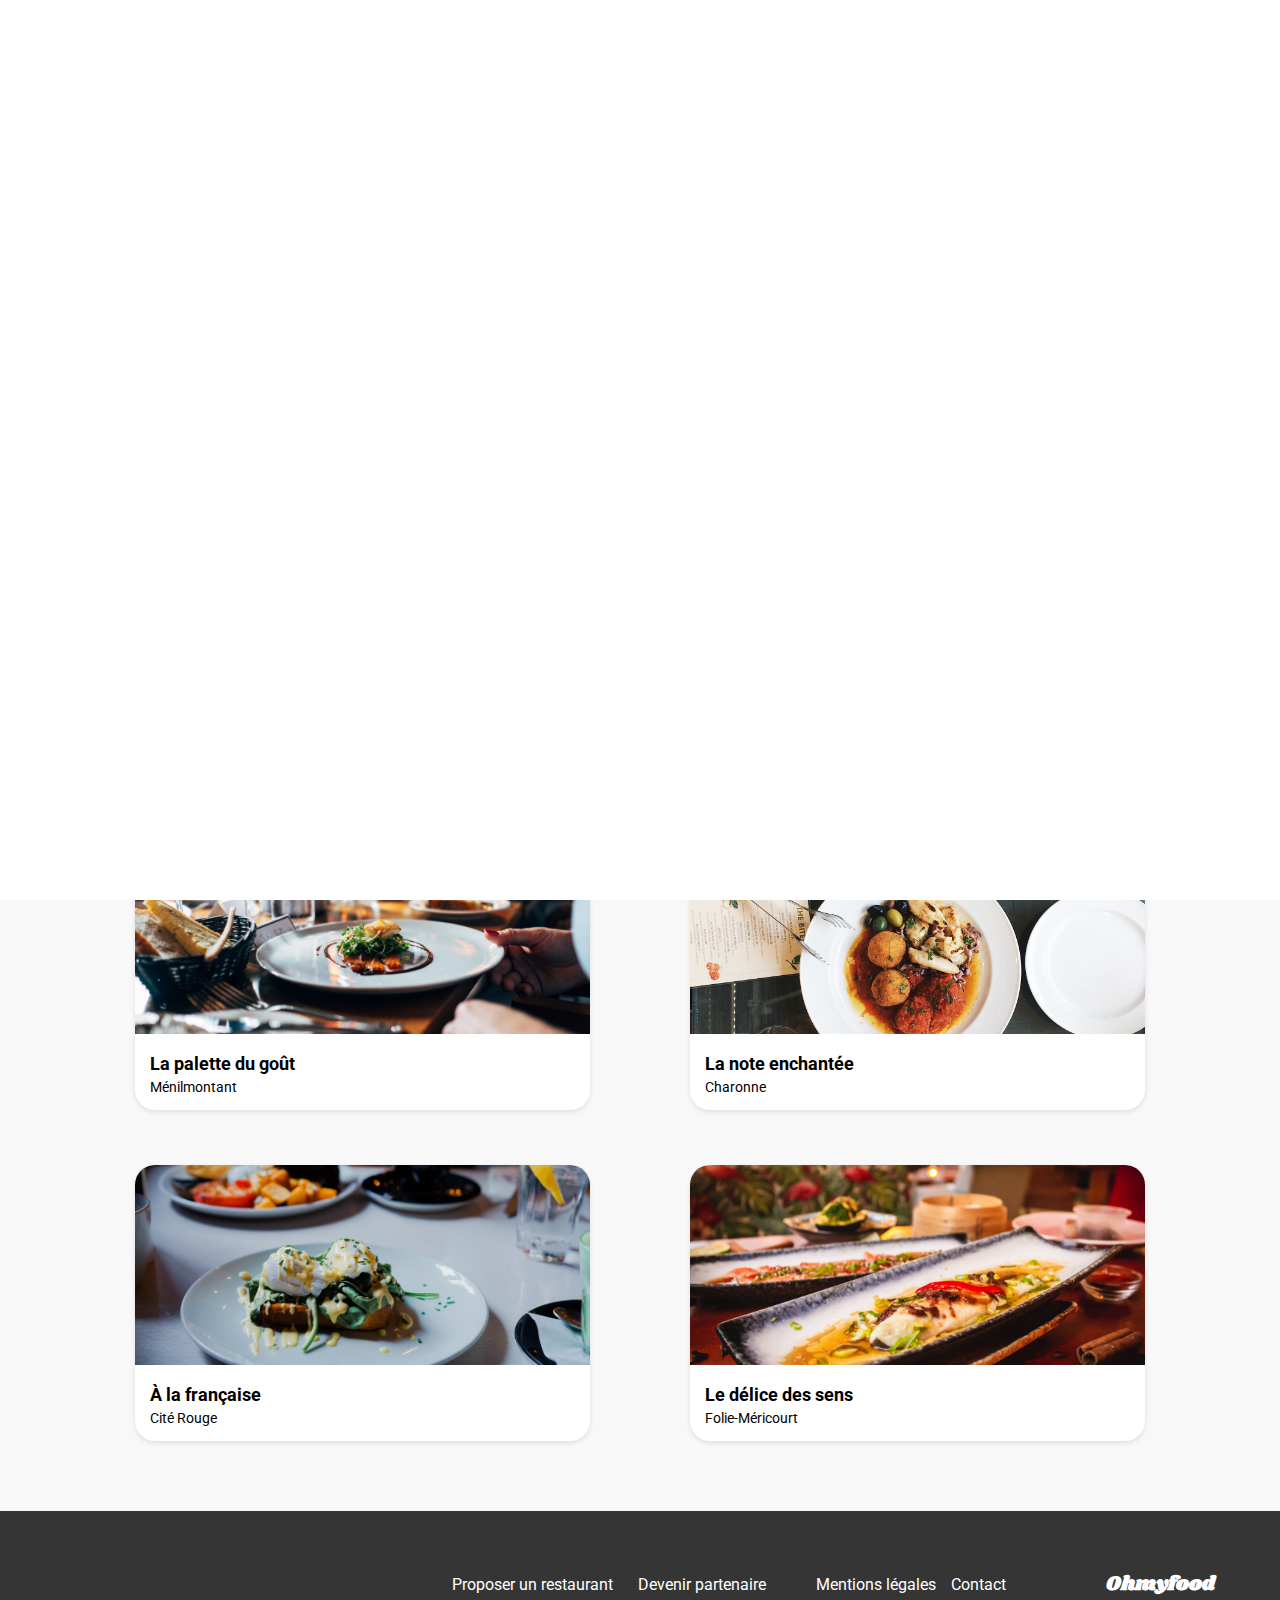
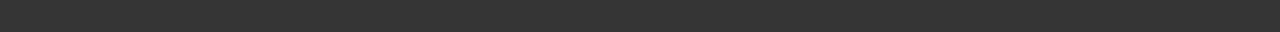
<file: index.html>
<!DOCTYPE html>
<html lang="en">
<head>
    <meta charset="UTF-8">
    <meta name="viewport" content="width=device-width, initial-scale=1.0">
    <link rel="stylesheet" href="./assets/css/style.css">
    <link rel="preconnect" href="https://fonts.googleapis.com">
    <link rel="preconnect" href="https://fonts.gstatic.com" crossorigin="">
    <link rel="stylesheet" href="https://cdnjs.cloudflare.com/ajax/libs/font-awesome/6.2.1/css/all.min.css" 
    integrity="sha512-MV7K8+y+gLIBoVD59lQIYicR65iaqukzvf/nwasF0nqhPay5w/9lJmVM2hMDcnK1OnMGCdVK+iQrJ7lzPJQd1w==" 
    crossorigin="anonymous" referrerpolicy="no-referrer">
    <link rel="preconnect" href="https://fonts.googleapis.com">
    <link rel="preconnect" href="https://fonts.gstatic.com" crossorigin>
    <link href="https://fonts.googleapis.com/css2?family=Roboto:ital,wght@0,100;0,300;0,400;0,500;0,700;0,900;1,100;1,300;1,400;1,500;1,700;1,900&display=swap" rel="stylesheet">
    <link href="https://fonts.googleapis.com/css2?family=Roboto:ital,wght@0,100;0,300;0,400;0,500;0,700;0,900;1,100;1,300;1,400;1,500;1,700;1,900&family=Shrikhand&display=swap" rel="stylesheet">
    <title>Oh My Food</title>
</head>
<body>
  <div class="loader-container">
    <div class="loader"></div>
  </div>
    <header>
      <div id="logo">
          <img class="logo-header" src="assets/images/logo/ohmyfood.png" alt="Logo de Oh My Food" width="215" height="45">
      </div>
      <div class="location">
        <i class="fa-solid fa-location-dot"></i>
        <p>Paris, Belleville</p>
        </div>
    </header>
    <main>
      <section class="presentation-main-container">
        <h1>Réservez le menu qui vous convient</h1>
        <p class="presentation">Découvrez des restaurants d’exception, sélectionnés par nos soins.</p>
        <a href="#" class="btn-primary">Explorer nos restaurants</a>
      </section>
      <section class="fonctionnement-main-container">
        <h2 class="title-section">Fonctionnement</h2>
        <div class="fonctionnement-list">
          <div class="fonctionnement">
          <article>
            <p class="btn-second-number">1</p>
              <i class="fa-solid fa-mobile-screen-button function"></i>
            <h3>Choisissez un restaurant</h3>
          </article>
        </div>
        <div class="fonctionnement">
          <article>
            <p class="btn-second-number">2</p>
            <i class="fa-solid fa-list function"></i>
            <h3>Composez votre menu</h3>
          </article>
        </div>
        <div class="fonctionnement">
          <article>
            <p class="btn-second-number">3</p>
            <div class="fonctionnement-icone">
              <i class="fa-solid fa-store function"></i>
            </div>
            <h3>Dégustez au restaurant</h3>
          </article>
        </div>
        </div>
            </section>
            <div class="background-restaurant">
              <section class="restaurant-main-container">
                <h2 class="restaurant-title">Restaurants</h2>
                <div class="restaurant-cards">
                  <div class="restaurant-list">
                  <a href="restaurants/la_palette_du_gout.html">
                      <article class="card">
                          <img src="./assets/images/restaurants/jay-wennington-N_Y88TWmGwA-unsplash.jpg" alt="">
                          <div class="article-content">
                            <div>
                                <h3 class="card-title">La palette du goût</h3>
                                <p class="card-subtitle">Ménilmontant</p>
                            </div>
                              <div class="card-rating">
                                <i class="fa-solid fa-heart hide"></i>
                                <i class="fa-regular fa-heart"></i>
                              </div>
                          </div>
                         <div class="badge">Nouveau</div> 
                      </article>
                  </a>
              </div>
              <div class="restaurant-list">
                <a href="restaurants/la_note_enchantee.html">
                    <article class="card">
                        <img src="./assets/images/restaurants/stil-u2Lp8tXIcjw-unsplash.jpg" alt="">
                        <div class="article-content">
                            <div>
                                <h3 class="card-title">La note enchantée</h3>
                            <p class="card-subtitle">Charonne</p>
                            </div>
                            <div class="card-rating">
                              <i class="fa-solid fa-heart hide"></i>
                              <i class="fa-regular fa-heart"></i>
                            </div>
                        </div>
                        <div class="badge">Nouveau</div> 
                    </article>
                </a>
            </div>
            <div class="restaurant-list">
              <a href="restaurants/a_la_francaise.html">
                  <article class="card">
                      <img src="./assets/images/restaurants/toa-heftiba-DQKerTsQwi0-unsplash.jpg" alt="">
                      <div class="article-content">
                        <div>
                            <h3 class="card-title">À la française</h3>
                          <p class="card-subtitle">Cité Rouge</p>
                        </div>
                          
                          <div class="card-rating">
                            <i class="fa-solid fa-heart hide"></i>
                            <i class="fa-regular fa-heart"></i>
                          </div>
                      </div>
                  </article>
              </a>
          </div>
          <div class="restaurant-list">
            <a href="restaurants/le_delice_des_sens.html">
                <article class="card">
                    <img src="./assets/images/restaurants/louis-hansel-shotsoflouis-qNBGVyOCY8Q-unsplash.jpg" alt="">
                    <div class="article-content">
                        <div>
                            <h3 class="card-title">Le délice des sens</h3>
                        <p class="card-subtitle">Folie-Méricourt</p>
                        </div>
                        <div class="card-rating">
                          <i class="fa-solid fa-heart hide"></i>
                          <i class="fa-regular fa-heart"></i>
                        </div>
                    </div>
                </article>
            </a>
        </div>
                </div>
            </section>
            </div>
            </main>
            <footer class="footer">
              <h1 class="footer_logo">Ohmyfood</h1>
          <div class="footer_bloc">
              <div class="footer-nav">
                  <a href="#" class="footer_nav">
                      <i class="fas fa-utensils footer_nav-icons"></i>
                  <p>Proposer un restaurant</p>
                  </a>
                  <a href="#" class=" footer_nav">
                      <i class="fas fa-hands-helping footer_nav-icons"></i>
                  <p>Devenir partenaire</p>
              </a>
              </div>
              <a class="footer_nav-info" href="#"><p>Mentions légales</p></a>
              <a class="footer_nav-info" href="mailto:adresse@example.com"><p>Contact</p></a>
              <h1 class="footer_logo_res">Ohmyfood</h1>
          </div>
      </footer>    
</body>
</html>
</file>
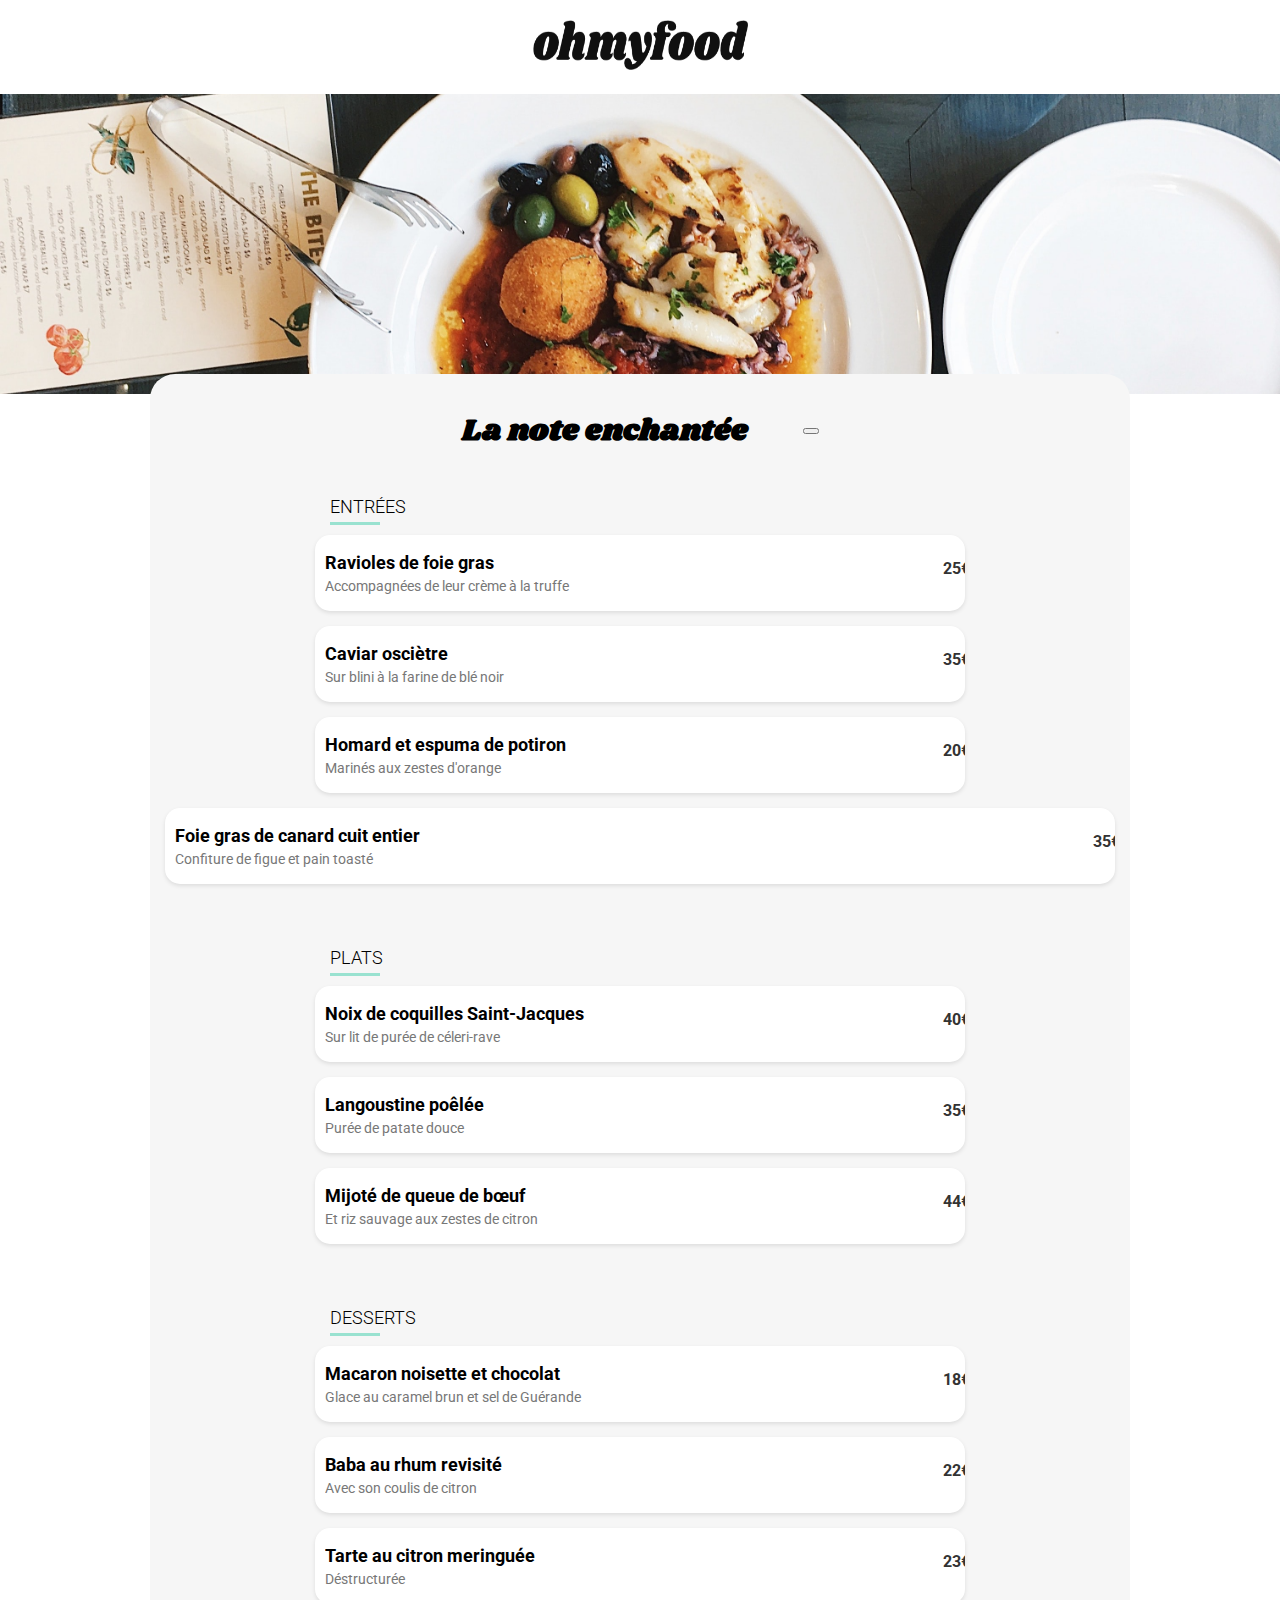
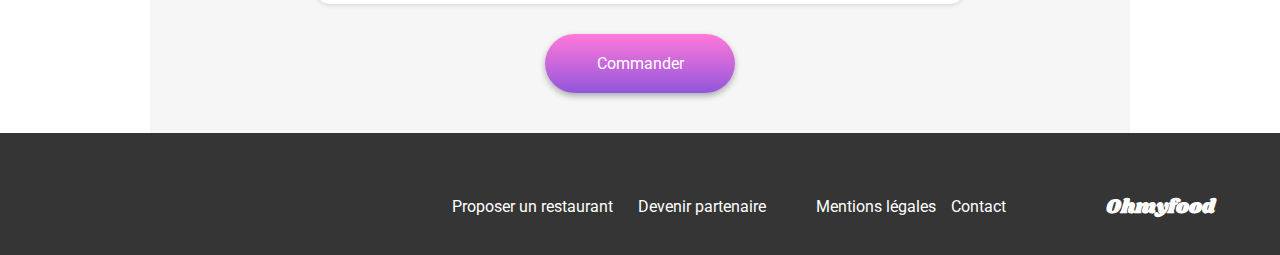
<file: pages/la_note_enchantee.html>
<!DOCTYPE html>
<html lang="en">
<head>
    <meta charset="UTF-8">
    <meta name="viewport" content="width=device-width, initial-scale=1.0">
    <link rel="stylesheet" href="../assets/css/style.css">
    <link rel="preconnect" href="https://fonts.googleapis.com">
    <link rel="preconnect" href="https://fonts.gstatic.com" crossorigin="">
    <link rel="stylesheet" href="https://cdnjs.cloudflare.com/ajax/libs/font-awesome/6.2.1/css/all.min.css" 
    integrity="sha512-MV7K8+y+gLIBoVD59lQIYicR65iaqukzvf/nwasF0nqhPay5w/9lJmVM2hMDcnK1OnMGCdVK+iQrJ7lzPJQd1w==" 
    crossorigin="anonymous" referrerpolicy="no-referrer">
    <link rel="preconnect" href="https://fonts.googleapis.com">
    <link rel="preconnect" href="https://fonts.gstatic.com" crossorigin>
    <link href="https://fonts.googleapis.com/css2?family=Roboto:ital,wght@0,100;0,300;0,400;0,500;0,700;0,900;1,100;1,300;1,400;1,500;1,700;1,900&display=swap" rel="stylesheet">
    <link href="https://fonts.googleapis.com/css2?family=Roboto:ital,wght@0,100;0,300;0,400;0,500;0,700;0,900;1,100;1,300;1,400;1,500;1,700;1,900&family=Shrikhand&display=swap" rel="stylesheet">
    <title>La note enchantée</title>
</head>
<body>
    <header>
        <div id="logo">
            <a href="../index.html">
                <img class="logo-header" src="../assets/images/logo/ohmyfood.png" alt="Logo de Oh My Food" width="215" height="50">
            </a>
        </div>
      </header>
      <main>
        <section class="page_restaurant">
            <div class="page_restaurant-img">
                <img src="../assets/images/restaurants/stil-u2Lp8tXIcjw-unsplash.jpg" alt="photo du plat, du restaurant la palette du goût">
            </div>
            <div class="menu">
                <div class="menu_heading">
                    <h1>La note enchantée</h1>
                    <button type="submit" class="button__like"><i class="far fa-heart"></i></button>
                </div>
                <div class="menu_container">
                    <div class="menu-list">
                        <h3 class="menu-list_heading">ENTRÉES</h3>
                        <div class="menu-cards">
                            <div class="menu-cards_info">
                                <div class="menu-cards_description">
                                    <h4>Ravioles de foie gras</h4>
                                    <p>Accompagnées de leur crème à la truffe</p>
                                </div>
                                <div class="menu-cards_price">
                                    <p>25€</p>
                                </div>
                            </div>
                        </div>
                        <div class="menu-cards">
                            <div class="menu-cards_info">
                                <div class="menu-cards_description">
                                    <h4>Caviar osciètre</h4>
                                    <p>Sur blini à la farine de blé noir</p>
                                </div>
                                <div class="menu-cards_price">
                                    <p>35€</p>
                                </div>
                            </div>
                        </div>
                        <div class="menu-cards">
                            <div class="menu-cards_info">
                                <div class="menu-cards_description">
                                    <h4>Homard et espuma de potiron</h4>
                                    <p>Marinés aux zestes d'orange</p>
                                </div>
                                <div class="menu-cards_price">
                                    <p>20€</p>
                                </div>
                            </div>
                        </div>
                    </div>
                    <div class="menu-cards">
                        <div class="menu-cards_info">
                            <div class="menu-cards_description">
                                <h4>Foie gras de canard cuit entier</h4>
                                <p>Confiture de figue et pain toasté</p>
                            </div>
                            <div class="menu-cards_price">
                                <p>35€</p>
                            </div>
                        </div>
                    </div>
                </div>
                <div class="menu_container">
                    <div class="menu-list">
                        <h3 class="menu-list_heading">PLATS</h3>
                        <div class="menu-cards">
                            <div class="menu-cards_info">
                                <div class="menu-cards_description">
                                    <h4>Noix de coquilles Saint-Jacques</h4>
                                    <p>Sur lit de purée de céleri-rave</p>
                                </div>
                                <div class="menu-cards_price">
                                    <p>40€</p>
                                </div>
                            </div>
                        </div>
                        <div class="menu-cards">
                            <div class="menu-cards_info">
                                <div class="menu-cards_description">
                                    <h4>Langoustine poêlée</h4>
                                    <p>Purée de patate douce</p>
                                </div>
                                <div class="menu-cards_price">
                                    <p>35€</p>
                                </div>
                            </div>
                        </div>
                        <div class="menu-cards">
                            <div class="menu-cards_info">
                                <div class="menu-cards_description">
                                    <h4>Mijoté de queue de bœuf</h4>
                                    <p>Et riz sauvage aux zestes de citron</p>
                                </div>
                                <div class="menu-cards_price">
                                    <p>44€</p>
                                </div>
                            </div>
                        </div>
                    </div>
                </div>
                <div class="menu_container">
                    <div class="menu-list">
                        <h3 class="menu-list_heading">DESSERTS</h3>
                        <div class="menu-cards">
                            <div class="menu-cards_info">
                                <div class="menu-cards_description">
                                    <h4>Macaron noisette et chocolat</h4>
                                    <p>Glace au caramel brun et sel de Guérande</p>
                                </div>
                                <div class="menu-cards_price">
                                    <p>18€</p>
                                </div>
                            </div>
                        </div>
                        <div class="menu-cards">
                            <div class="menu-cards_info">
                                <div class="menu-cards_description">
                                    <h4>Baba au rhum revisité</h4>
                                    <p>Avec son coulis de citron</p>
                                </div>
                                <div class="menu-cards_price">
                                    <p>22€</p>
                                </div>
                            </div>
                        </div>

                        <div class="menu-cards">
                            <div class="menu-cards_info">
                                <div class="menu-cards_description">
                                    <h4>Tarte au citron meringuée</h4>
                                    <p>Déstructurée</p>
                                </div>
                                <div class="menu-cards_price">
                                    <p>23€</p>
                                </div>
                            </div>
                        </div>
                    </div>
                </div>
                
                <div class="orderbtn">
                    <a href="#" class="order">Commander</a>
                </div>
            </div> 
        </section>
    </main>
    <footer class="footer">
        <h1 class="footer_logo">Ohmyfood</h1>
    <div class="footer_bloc">
        <div class="footer-nav">
            <a href="#" class="footer_nav">
                <i class="fas fa-utensils footer_nav-icons"></i>
            <p>Proposer un restaurant</p>
            </a>
            <a href="#" class=" footer_nav">
                <i class="fas fa-hands-helping footer_nav-icons"></i>
            <p>Devenir partenaire</p>
        </a>
        </div>
        <a class="footer_nav-info" href="#"><p>Mentions légales</p></a>
        <a class="footer_nav-info" href="#"><p>Contact</p></a>
        <h1 class="footer_logo_res">Ohmyfood</h1>
    </div>
</footer>  
</body>
</html>
</file>
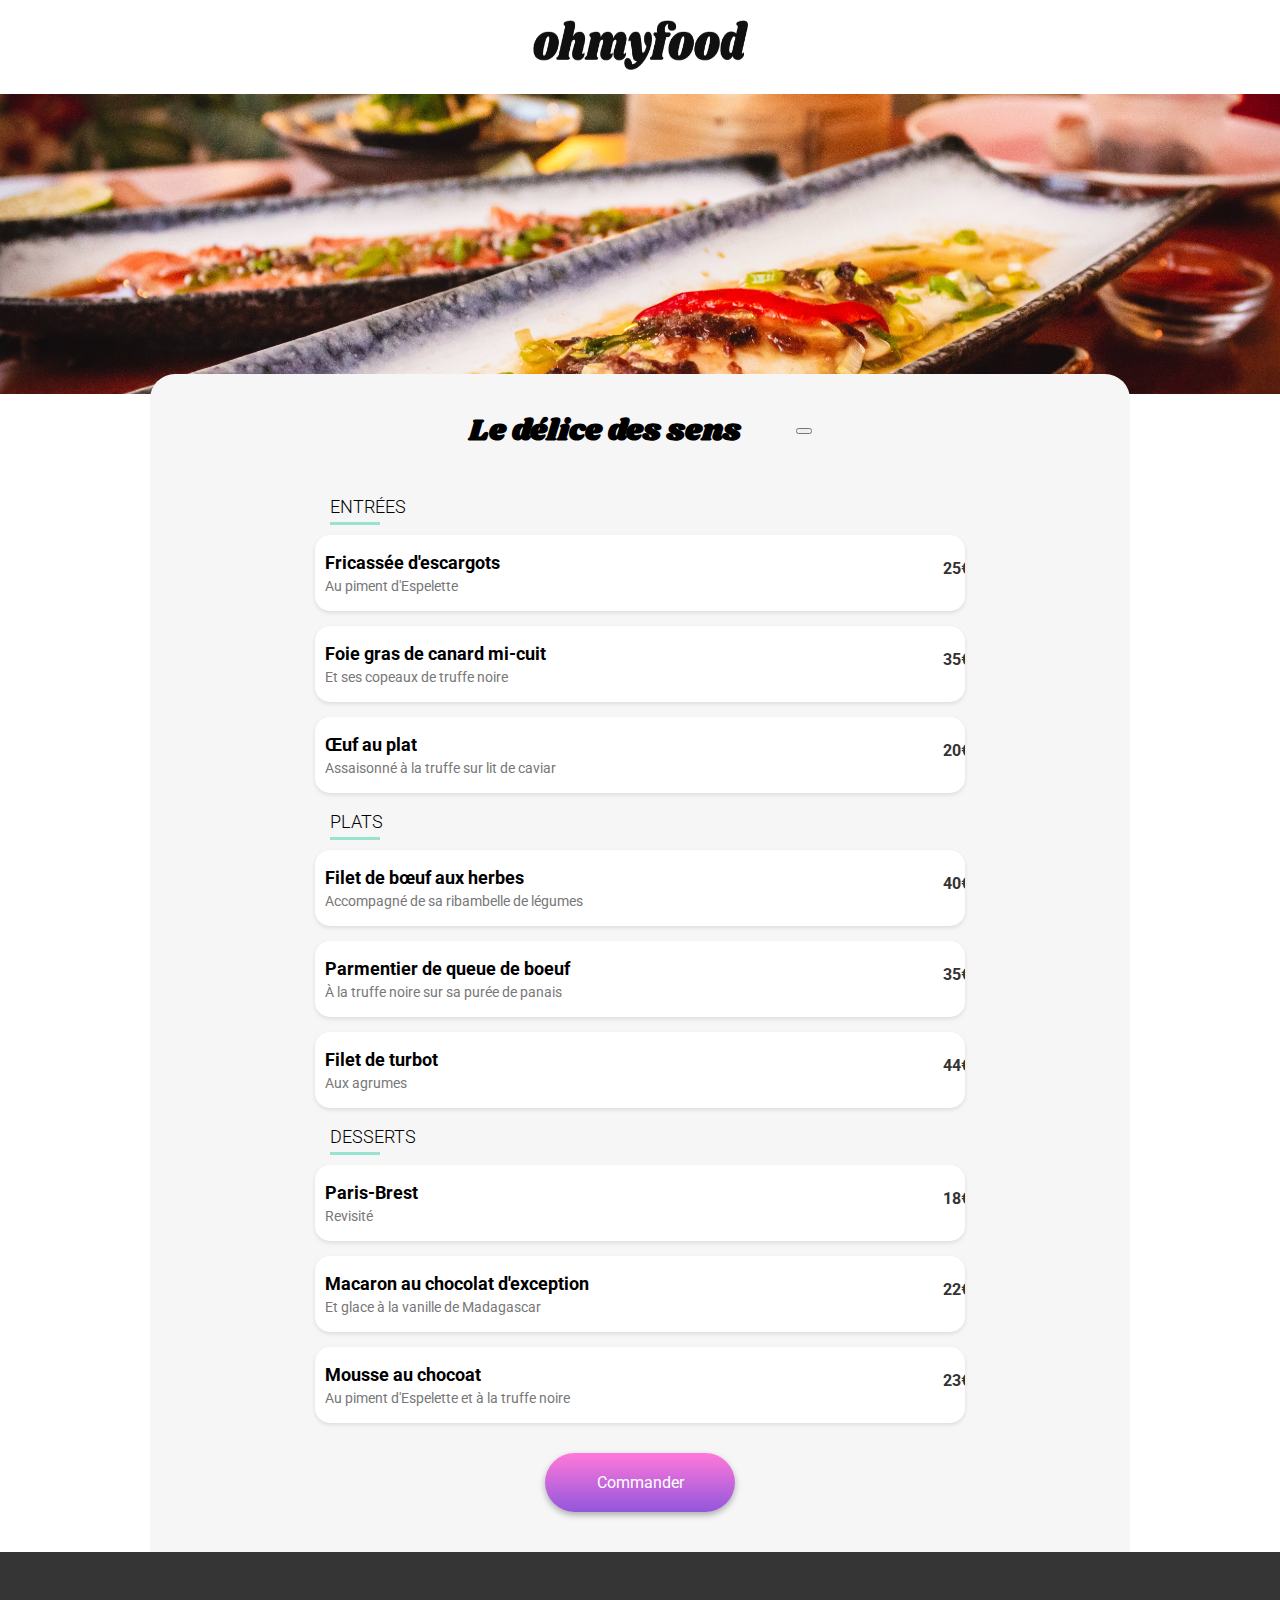
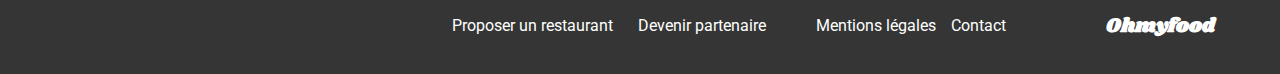
<file: pages/le_delice_des_sens.html>
<!DOCTYPE html>
<html lang="en">
<head>
    <meta charset="UTF-8">
    <meta name="viewport" content="width=device-width, initial-scale=1.0">
    <link rel="stylesheet" href="../assets/css/style.css">
    <link rel="preconnect" href="https://fonts.googleapis.com">
    <link rel="preconnect" href="https://fonts.gstatic.com" crossorigin="">
    <link rel="stylesheet" href="https://cdnjs.cloudflare.com/ajax/libs/font-awesome/6.2.1/css/all.min.css" 
    integrity="sha512-MV7K8+y+gLIBoVD59lQIYicR65iaqukzvf/nwasF0nqhPay5w/9lJmVM2hMDcnK1OnMGCdVK+iQrJ7lzPJQd1w==" 
    crossorigin="anonymous" referrerpolicy="no-referrer">
    <link rel="preconnect" href="https://fonts.googleapis.com">
    <link rel="preconnect" href="https://fonts.gstatic.com" crossorigin>
    <link href="https://fonts.googleapis.com/css2?family=Roboto:ital,wght@0,100;0,300;0,400;0,500;0,700;0,900;1,100;1,300;1,400;1,500;1,700;1,900&display=swap" rel="stylesheet">
    <link href="https://fonts.googleapis.com/css2?family=Roboto:ital,wght@0,100;0,300;0,400;0,500;0,700;0,900;1,100;1,300;1,400;1,500;1,700;1,900&family=Shrikhand&display=swap" rel="stylesheet">
    <title>Le délice des sens</title>
</head>
<body>
    <header>
        <div id="logo">
            <a href="../index.html">
                <img class="logo-header" src="../assets/images/logo/ohmyfood.png" alt="Logo de Oh My Food" width="215" height="50">
            </a>
        </div>
      </header>
      <main>
        <section class="page_restaurant">
            <div class="page_restaurant-img">
                <img src="../assets/images/restaurants/louis-hansel-shotsoflouis-qNBGVyOCY8Q-unsplash.jpg" alt="photo du plat, du restaurant la palette du goût">
            </div>
            <div class="menu">
                <div class="menu_heading">
                    <h1>Le délice des sens</h1>
                    <button type="submit" class="button__like"><i class="far fa-heart"></i></button>
                </div>
                <div class="menu_container">
                    <div class="menu-list">
                        <h3 class="menu-list_heading">ENTRÉES</h3>
                        <div class="menu-cards">
                            <div class="menu-cards_info">
                                <div class="menu-cards_description">
                                    <h4>Fricassée d'escargots</h4>
                                    <p>Au piment d'Espelette</p>
                                </div>
                                <div class="menu-cards_price">
                                    <p>25€</p>
                                </div>
                            </div>
                        </div>
                        <div class="menu-cards">
                            <div class="menu-cards_info">
                                <div class="menu-cards_description">
                                    <h4>Foie gras de canard mi-cuit</h4>
                                    <p>Et ses copeaux de truffe noire</p>
                                </div>
                                <div class="menu-cards_price">
                                    <p>35€</p>
                                </div>
                            </div>
                        </div>
                        <div class="menu-cards">
                            <div class="menu-cards_info">
                                <div class="menu-cards_description">
                                    <h4>Œuf au plat</h4>
                                    <p>Assaisonné à la truffe sur lit de caviar</p>
                                </div>
                                <div class="menu-cards_price">
                                    <p>20€</p>
                                </div>
                            </div>
                        </div>
                    </div>
                    <div class="menu-list">
                        <h3 class="menu-list_heading">PLATS</h3>
                        <div class="menu-cards">
                            <div class="menu-cards_info">
                                <div class="menu-cards_description">
                                    <h4>Filet de bœuf aux herbes</h4>
                                    <p>Accompagné de sa ribambelle de légumes</p>
                                </div>
                                <div class="menu-cards_price">
                                    <p>40€</p>
                                </div>
                            </div>
                        </div>
                        <div class="menu-cards">
                            <div class="menu-cards_info">
                                <div class="menu-cards_description">
                                    <h4>Parmentier de queue de boeuf</h4>
                                    <p>À la truffe noire sur sa purée de panais</p>
                                </div>
                                <div class="menu-cards_price">
                                    <p>35€</p>
                                </div>
                            </div>
                        </div>
                        <div class="menu-cards">
                            <div class="menu-cards_info">
                                <div class="menu-cards_description">
                                    <h4>Filet de turbot</h4>
                                    <p>Aux agrumes</p>
                                </div>
                                <div class="menu-cards_price">
                                    <p>44€</p>
                                </div>
                            </div>
                        </div>
                    </div>
                    <div class="menu-list">
                        <h3 class="menu-list_heading">DESSERTS</h3>
                        <div class="menu-cards">
                            <div class="menu-cards_info">
                                <div class="menu-cards_description">
                                    <h4>Paris-Brest</h4>
                                    <p>Revisité</p>
                                </div>
                                <div class="menu-cards_price">
                                    <p>18€</p>
                                </div>
                            </div>
                        </div>
                        <div class="menu-cards">
                            <div class="menu-cards_info">
                                <div class="menu-cards_description">
                                    <h4>Macaron au chocolat d'exception </h4>
                                    <p>Et glace à la vanille de Madagascar</p>
                                </div>
                                <div class="menu-cards_price">
                                    <p>22€</p>
                                </div>
                            </div>
                        </div>

                        <div class="menu-cards">
                            <div class="menu-cards_info">
                                <div class="menu-cards_description">
                                    <h4>Mousse au chocoat</h4>
                                    <p>Au piment d'Espelette et à la truffe noire</p>
                                </div>
                                <div class="menu-cards_price">
                                    <p>23€</p>
                                </div>
                            </div>
                        </div>
                    </div>
                </div>

                <div class="orderbtn">
                    <a href="#" class="order">Commander</a>
                </div>
            </div> 
        </section>
    </main>
    <footer class="footer">
        <h1 class="footer_logo">Ohmyfood</h1>
    <div class="footer_bloc">
        <div class="footer-nav">
            <a href="#" class="footer_nav">
                <i class="fas fa-utensils footer_nav-icons"></i>
            <p>Proposer un restaurant</p>
            </a>
            <a href="#" class=" footer_nav">
                <i class="fas fa-hands-helping footer_nav-icons"></i>
            <p>Devenir partenaire</p>
        </a>
        </div>
        <a class="footer_nav-info" href="#"><p>Mentions légales</p></a>
        <a class="footer_nav-info" href="#"><p>Contact</p></a>
        <h1 class="footer_logo_res">Ohmyfood</h1>
    </div>
</footer>  
</body>
</html>
</file>
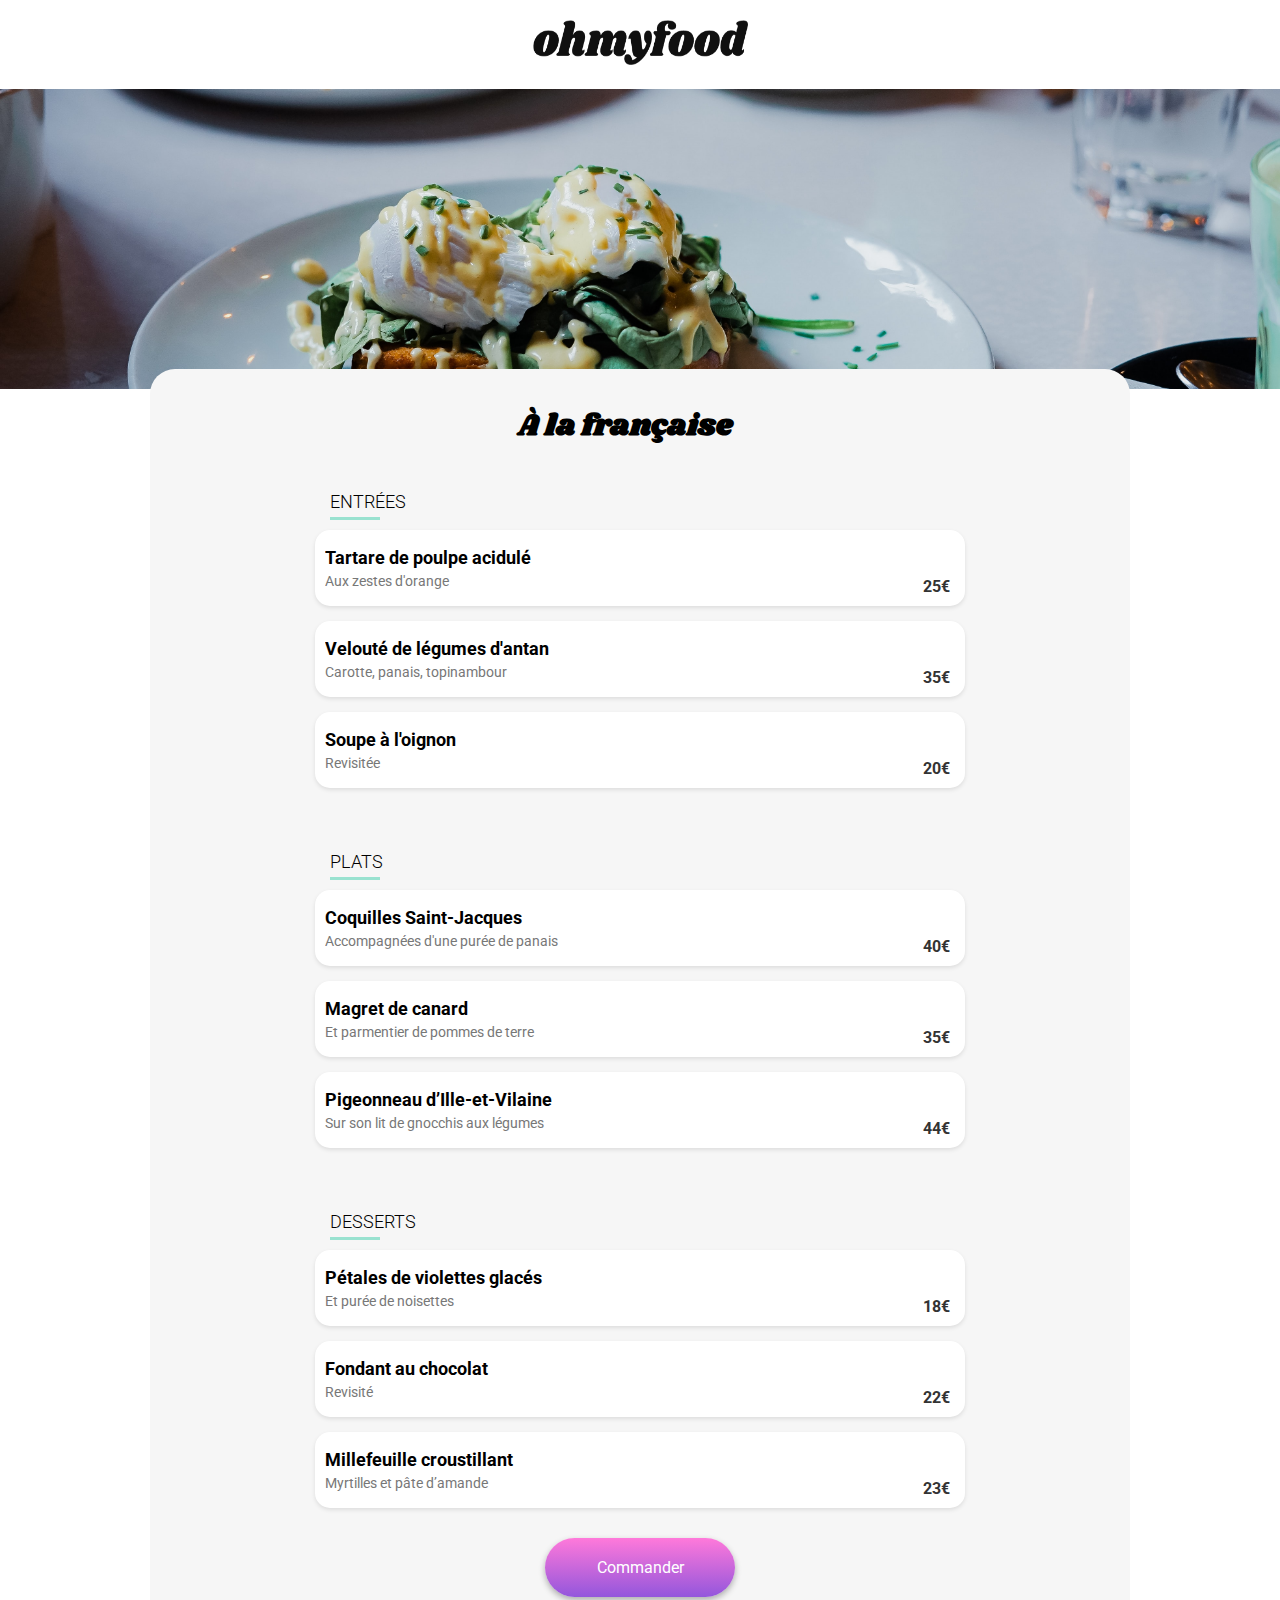
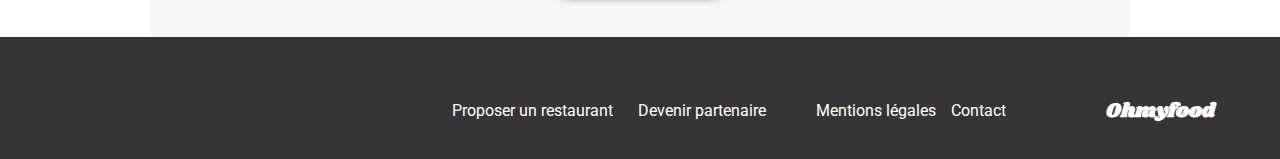
<file: restaurants/a_la_francaise.html>
<!DOCTYPE html>
<html lang="en">
<head>
    <meta charset="UTF-8">
    <meta name="viewport" content="width=device-width, initial-scale=1.0">
    <link rel="stylesheet" href="../assets/css/style.css">
    <link rel="preconnect" href="https://fonts.googleapis.com">
    <link rel="preconnect" href="https://fonts.gstatic.com" crossorigin="">
    <link rel="stylesheet" href="https://cdnjs.cloudflare.com/ajax/libs/font-awesome/6.2.1/css/all.min.css" 
    integrity="sha512-MV7K8+y+gLIBoVD59lQIYicR65iaqukzvf/nwasF0nqhPay5w/9lJmVM2hMDcnK1OnMGCdVK+iQrJ7lzPJQd1w==" 
    crossorigin="anonymous" referrerpolicy="no-referrer">
    <link rel="preconnect" href="https://fonts.googleapis.com">
    <link rel="preconnect" href="https://fonts.gstatic.com" crossorigin>
    <link href="https://fonts.googleapis.com/css2?family=Roboto:ital,wght@0,100;0,300;0,400;0,500;0,700;0,900;1,100;1,300;1,400;1,500;1,700;1,900&display=swap" rel="stylesheet">
    <link href="https://fonts.googleapis.com/css2?family=Roboto:ital,wght@0,100;0,300;0,400;0,500;0,700;0,900;1,100;1,300;1,400;1,500;1,700;1,900&family=Shrikhand&display=swap" rel="stylesheet">
    <title>À la française</title>
</head>
<body>
    <header>
        <div id="logo">
            <a href="../index.html">
                <i class="fa-solid fa-arrow-left"></i>
                <img class="logo-header" src="../assets/images/logo/ohmyfood.png" alt="Logo de Oh My Food" width="215" height="45">
            </a>
        </div>
      </header>
      <main>
        <section class="page_restaurant">
            <div class="page_restaurant-img">
                <img src="../assets/images/restaurants/toa-heftiba-DQKerTsQwi0-unsplash.jpg" alt="photo du plat, du restaurant à la française">
            </div>
            <div class="menu">
                <div class="menu_heading">
                    <h1>À la française</h1>
                    <div class="card-like">
                        <i class="fa-solid fa-heart hide like"></i>
                        <i class="fa-regular fa-heart like"></i>
                      </div>
                </div>
                <div class="menu_container">
                    <div class="menu-list">
                        <h3 class="menu-list_heading">ENTRÉES</h3>
                        <div class="menu-cards">
                            <div class="menu-cards_info">
                                <div class="menu-cards_description">
                                    <h4>Tartare de poulpe acidulé</h4>
                                    <p>Aux zestes d'orange</p>
                                </div>
                                <div class="price_container">
                                    <div class="menu-cards_price">
                                    <p class="price">25€</p>
                                </div>
                                <div class="checkmark">
                                    <i class="fa-solid fa-circle-check"></i>
                                </div>
                                </div>
                            </div>
                        </div>
                        <div class="menu-cards">
                            <div class="menu-cards_info">
                                <div class="menu-cards_description">
                                    <h4>Velouté de légumes d'antan</h4>
                                    <p>Carotte, panais, topinambour</p>
                                </div>
                                <div class="price_container">
                                    <div class="menu-cards_price">
                                    <p class="price">35€</p>
                                </div>
                                <div class="checkmark">
                                    <i class="fa-solid fa-circle-check"></i>
                                </div>
                                </div>
                            </div>
                        </div>
                        <div class="menu-cards">
                            <div class="menu-cards_info">
                                <div class="menu-cards_description">
                                    <h4>Soupe à l'oignon</h4>
                                    <p>Revisitée</p>
                                </div>
                                <div class="price_container">
                                    <div class="menu-cards_price">
                                    <p class="price">20€</p>
                                </div>
                                <div class="checkmark">
                                    <i class="fa-solid fa-circle-check"></i>
                                </div>
                                </div>
                            </div>
                        </div>
                    </div>
                </div>
                    <div class="menu_container">
                        <div class="menu-list">
                        <h3 class="menu-list_heading">PLATS</h3>
                        <div class="menu-cards">
                            <div class="menu-cards_info">
                                <div class="menu-cards_description">
                                    <h4>Coquilles Saint-Jacques</h4>
                                    <p>Accompagnées d'une purée de panais</p>
                                </div>
                                <div class="price_container">
                                    <div class="menu-cards_price">
                                    <p class="price">40€</p>
                                </div>
                                <div class="checkmark">
                                    <i class="fa-solid fa-circle-check"></i>
                                </div>
                                </div>
                            </div>
                        </div>
                        <div class="menu-cards">
                            <div class="menu-cards_info">
                                <div class="menu-cards_description">
                                    <h4>Magret de canard</h4>
                                    <p>Et parmentier de pommes de terre</p>
                                </div>
                                <div class="price_container">
                                    <div class="menu-cards_price">
                                    <p class="price">35€</p>
                                </div>
                                <div class="checkmark">
                                    <i class="fa-solid fa-circle-check"></i>
                                </div>
                                </div>
                            </div>
                        </div>
                        <div class="menu-cards">
                            <div class="menu-cards_info">
                                <div class="menu-cards_description">
                                    <h4>Pigeonneau d’Ille-et-Vilaine</h4>
                                    <p>Sur son lit de gnocchis aux légumes</p>
                                </div>
                                <div class="price_container">
                                    <div class="menu-cards_price">
                                    <p class="price">44€</p>
                                </div>
                                <div class="checkmark">
                                    <i class="fa-solid fa-circle-check"></i>
                                </div>
                                </div>
                            </div>
                        </div>
                    </div>
                    </div>
                    <div class="menu_container">
                        <div class="menu-list">
                        <h3 class="menu-list_heading">DESSERTS</h3>
                        <div class="menu-cards">
                            <div class="menu-cards_info">
                                <div class="menu-cards_description">
                                    <h4>Pétales de violettes glacés</h4>
                                    <p>Et purée de noisettes</p>
                                </div>
                                <div class="price_container">
                                    <div class="menu-cards_price">
                                    <p class="price">18€</p>
                                </div>
                                <div class="checkmark">
                                    <i class="fa-solid fa-circle-check"></i>
                                </div>
                                </div>
                            </div>
                        </div>
                        <div class="menu-cards">
                            <div class="menu-cards_info">
                                <div class="menu-cards_description">
                                    <h4>Fondant au chocolat</h4>
                                    <p>Revisité</p>
                                </div>
                                <div class="price_container">
                                    <div class="menu-cards_price">
                                    <p class="price">22€</p>
                                </div>
                                <div class="checkmark">
                                    <i class="fa-solid fa-circle-check"></i>
                                </div>
                                </div>
                            </div>
                        </div>
                        <div class="menu-cards">
                            <div class="menu-cards_info">
                                <div class="menu-cards_description">
                                    <h4>Millefeuille croustillant</h4>
                                    <p>Myrtilles et pâte d’amande</p>
                                </div>
                                <div class="price_container">
                                    <div class="menu-cards_price">
                                    <p class="price">23€</p>
                                </div>
                                <div class="checkmark">
                                    <i class="fa-solid fa-circle-check"></i>
                                </div>
                                </div>
                            </div>
                        </div>
                    </div>
                    </div>
                    

                <div class="orderbtn">
                    <a href="#" class="order">Commander</a>
                </div>
            </div> 
        </section>
    </main>
    <footer class="footer">
        <h1 class="footer_logo">Ohmyfood</h1>
    <div class="footer_bloc">
        <div class="footer-nav">
            <a href="#" class="footer_nav">
                <i class="fas fa-utensils footer_nav-icons"></i>
            <p>Proposer un restaurant</p>
            </a>
            <a href="#" class=" footer_nav">
                <i class="fas fa-hands-helping footer_nav-icons"></i>
            <p>Devenir partenaire</p>
        </a>
        </div>
        <a class="footer_nav-info" href="#"><p>Mentions légales</p></a>
        <a class="footer_nav-info" href="mailto:adresse@example.com"><p>Contact</p></a>
        <h1 class="footer_logo_res">Ohmyfood</h1>
    </div>
</footer> 
</body>
</html>
</file>
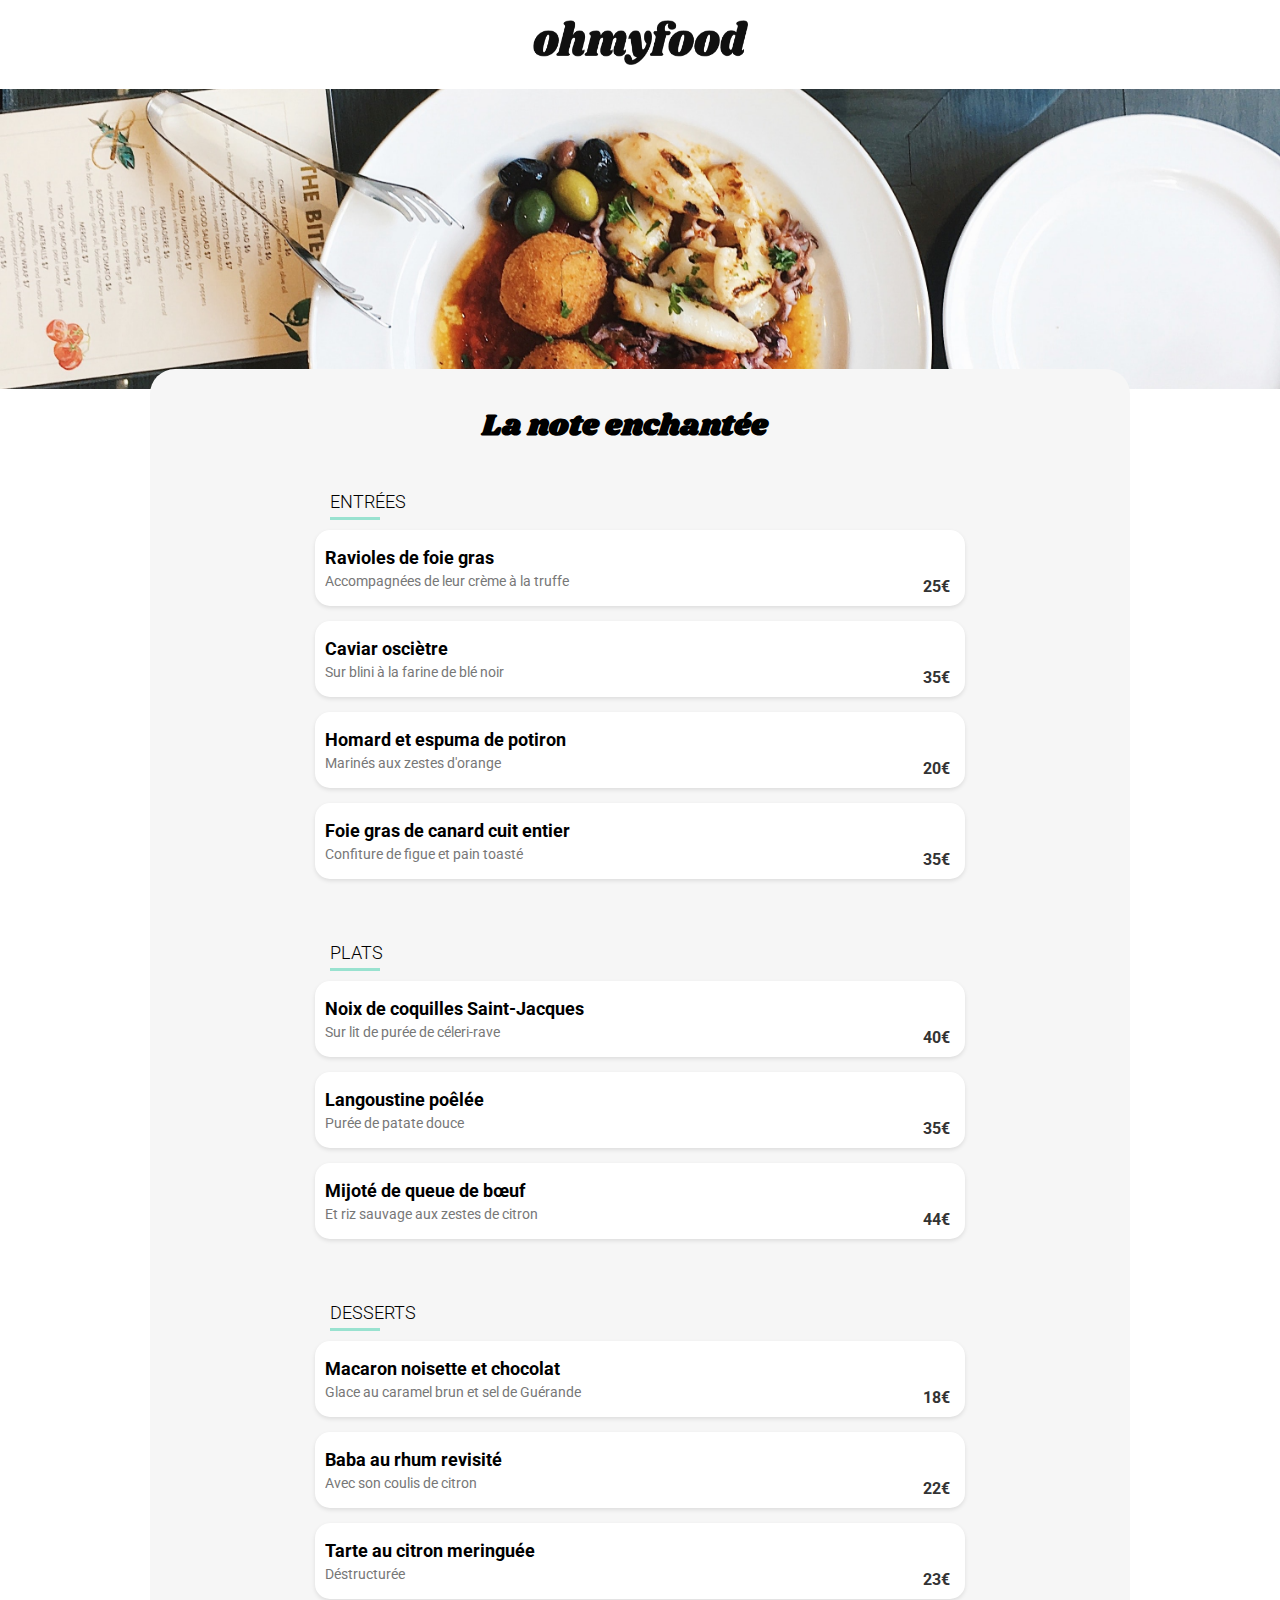
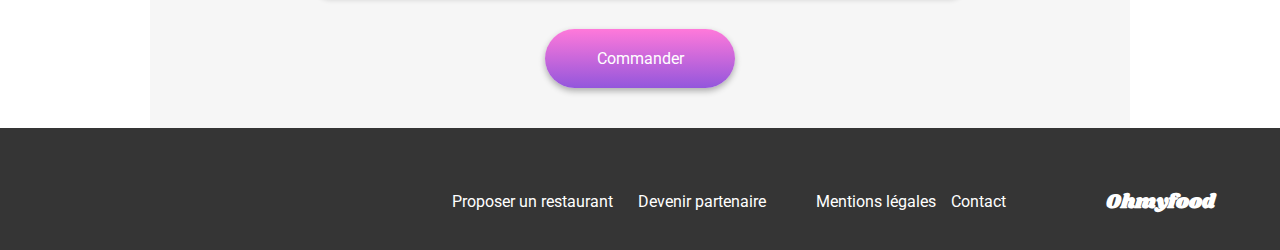
<file: restaurants/la_note_enchantee.html>
<!DOCTYPE html>
<html lang="en">
<head>
    <meta charset="UTF-8">
    <meta name="viewport" content="width=device-width, initial-scale=1.0">
    <link rel="stylesheet" href="../assets/css/style.css">
    <link rel="preconnect" href="https://fonts.googleapis.com">
    <link rel="preconnect" href="https://fonts.gstatic.com" crossorigin="">
    <link rel="stylesheet" href="https://cdnjs.cloudflare.com/ajax/libs/font-awesome/6.2.1/css/all.min.css" 
    integrity="sha512-MV7K8+y+gLIBoVD59lQIYicR65iaqukzvf/nwasF0nqhPay5w/9lJmVM2hMDcnK1OnMGCdVK+iQrJ7lzPJQd1w==" 
    crossorigin="anonymous" referrerpolicy="no-referrer">
    <link rel="preconnect" href="https://fonts.googleapis.com">
    <link rel="preconnect" href="https://fonts.gstatic.com" crossorigin>
    <link href="https://fonts.googleapis.com/css2?family=Roboto:ital,wght@0,100;0,300;0,400;0,500;0,700;0,900;1,100;1,300;1,400;1,500;1,700;1,900&display=swap" rel="stylesheet">
    <link href="https://fonts.googleapis.com/css2?family=Roboto:ital,wght@0,100;0,300;0,400;0,500;0,700;0,900;1,100;1,300;1,400;1,500;1,700;1,900&family=Shrikhand&display=swap" rel="stylesheet">
    <title>La note enchantée</title>
</head>
<body>
    <header>
        <div id="logo">
            <a href="../index.html">
                <i class="fa-solid fa-arrow-left"></i>
                <img class="logo-header" src="../assets/images/logo/ohmyfood.png" alt="Logo de Oh My Food" width="215" height="45">
            </a>
        </div>
      </header>
      <main>
        <section class="page_restaurant">
            <div class="page_restaurant-img">
                <img src="../assets/images/restaurants/stil-u2Lp8tXIcjw-unsplash.jpg" alt="photo du plat, du restaurant la palette du goût">
            </div>
            <div class="menu">
                <div class="menu_heading">
                    <h1>La note enchantée</h1>
                    <div class="card-like">
                        <i class="fa-solid fa-heart hide like"></i>
                        <i class="fa-regular fa-heart like"></i>
                      </div>
                </div>
                <div class="menu_container">
                    <div class="menu-list">
                        <h3 class="menu-list_heading">ENTRÉES</h3>
                        <div class="menu-cards">
                            <div class="menu-cards_info">
                                <div class="menu-cards_description">
                                    <h4>Ravioles de foie gras</h4>
                                    <p>Accompagnées de leur crème à la truffe</p>
                                </div>
                                <div class="price_container">
                                    <div class="menu-cards_price">
                                    <p class="price">25€</p>
                                </div>
                                <div class="checkmark">
                                    <i class="fa-solid fa-circle-check"></i>
                                </div>
                                </div>
                            </div>
                        </div>
                        <div class="menu-cards">
                            <div class="menu-cards_info">
                                <div class="menu-cards_description">
                                    <h4>Caviar osciètre</h4>
                                    <p>Sur blini à la farine de blé noir</p>
                                </div>
                                <div class="price_container">
                                    <div class="menu-cards_price">
                                    <p class="price">35€</p>
                                </div>
                                <div class="checkmark">
                                    <i class="fa-solid fa-circle-check"></i>
                                </div>
                                </div>
                            </div>
                        </div>
                        <div class="menu-cards">
                            <div class="menu-cards_info">
                                <div class="menu-cards_description">
                                    <h4>Homard et espuma de potiron</h4>
                                    <p>Marinés aux zestes d'orange</p>
                                </div>
                                <div class="price_container">
                                    <div class="menu-cards_price">
                                    <p class="price">20€</p>
                                </div>
                                <div class="checkmark">
                                    <i class="fa-solid fa-circle-check"></i>
                                </div>
                                </div>
                            </div>
                        </div>
                        <div class="menu-cards">
                            <div class="menu-cards_info">
                                <div class="menu-cards_description">
                                    <h4>Foie gras de canard cuit entier</h4>
                                    <p>Confiture de figue et pain toasté</p>
                                </div>
                                <div class="price_container">
                                    <div class="menu-cards_price">
                                    <p class="price">35€</p>
                                </div>
                                <div class="checkmark">
                                    <i class="fa-solid fa-circle-check"></i>
                                </div>
                                </div>
                            </div>
                        </div>
                    </div>
                </div>
                    <div class="menu_container">
                        <div class="menu-list">
                        <h3 class="menu-list_heading">PLATS</h3>
                        <div class="menu-cards">
                            <div class="menu-cards_info">
                                <div class="menu-cards_description">
                                    <h4>Noix de coquilles Saint-Jacques</h4>
                                    <p>Sur lit de purée de céleri-rave</p>
                                </div>
                                <div class="price_container">
                                    <div class="menu-cards_price">
                                    <p class="price">40€</p>
                                </div>
                                <div class="checkmark">
                                    <i class="fa-solid fa-circle-check"></i>
                                </div>
                                </div>
                            </div>
                        </div>
                        <div class="menu-cards">
                            <div class="menu-cards_info">
                                <div class="menu-cards_description">
                                    <h4>Langoustine poêlée</h4>
                                    <p>Purée de patate douce</p>
                                </div>
                                <div class="price_container">
                                    <div class="menu-cards_price">
                                    <p class="price">35€</p>
                                </div>
                                <div class="checkmark">
                                    <i class="fa-solid fa-circle-check"></i>
                                </div>
                                </div>
                            </div>
                        </div>
                        <div class="menu-cards">
                            <div class="menu-cards_info">
                                <div class="menu-cards_description">
                                    <h4>Mijoté de queue de bœuf</h4>
                                    <p>Et riz sauvage aux zestes de citron</p>
                                </div>
                                <div class="price_container">
                                    <div class="menu-cards_price">
                                    <p class="price">44€</p>
                                </div>
                                <div class="checkmark">
                                    <i class="fa-solid fa-circle-check"></i>
                                </div>
                                </div>
                            </div>
                        </div>
                    </div>
                    </div>
                    <div class="menu_container">
                        <div class="menu-list">
                        <h3 class="menu-list_heading">DESSERTS</h3>
                        <div class="menu-cards">
                            <div class="menu-cards_info">
                                <div class="menu-cards_description">
                                    <h4>Macaron noisette et chocolat</h4>
                                    <p>Glace au caramel brun et sel de Guérande</p>
                                </div>
                                <div class="price_container">
                                    <div class="menu-cards_price">
                                    <p class="price">18€</p>
                                </div>
                                <div class="checkmark">
                                    <i class="fa-solid fa-circle-check"></i>
                                </div>
                                </div>
                            </div>
                        </div>
                        <div class="menu-cards">
                            <div class="menu-cards_info">
                                <div class="menu-cards_description">
                                    <h4>Baba au rhum revisité</h4>
                                    <p>Avec son coulis de citron</p>
                                </div>
                                <div class="price_container">
                                    <div class="menu-cards_price">
                                    <p class="price">22€</p>
                                </div>
                                <div class="checkmark">
                                    <i class="fa-solid fa-circle-check"></i>
                                </div>
                                </div>
                            </div>
                        </div>
                        <div class="menu-cards">
                            <div class="menu-cards_info">
                                <div class="menu-cards_description">
                                    <h4>Tarte au citron meringuée </h4>
                                    <p>Déstructurée</p>
                                </div>
                                <div class="price_container">
                                    <div class="menu-cards_price">
                                    <p class="price">23€</p>
                                </div>
                                <div class="checkmark">
                                    <i class="fa-solid fa-circle-check"></i>
                                </div>
                                </div>
                            </div>
                        </div>
                    </div>
                    </div>
                    

                <div class="orderbtn">
                    <a href="#" class="order">Commander</a>
                </div>
            </div> 
        </section>
    </main>
    <footer class="footer">
        <h1 class="footer_logo">Ohmyfood</h1>
    <div class="footer_bloc">
        <div class="footer-nav">
            <a href="#" class="footer_nav">
                <i class="fas fa-utensils footer_nav-icons"></i>
            <p>Proposer un restaurant</p>
            </a>
            <a href="#" class=" footer_nav">
                <i class="fas fa-hands-helping footer_nav-icons"></i>
            <p>Devenir partenaire</p>
        </a>
        </div>
        <a class="footer_nav-info" href="#"><p>Mentions légales</p></a>
        <a class="footer_nav-info" href="mailto:adresse@example.com"><p>Contact</p></a>
        <h1 class="footer_logo_res">Ohmyfood</h1>
    </div>
</footer> 
</body>
</html>
</file>
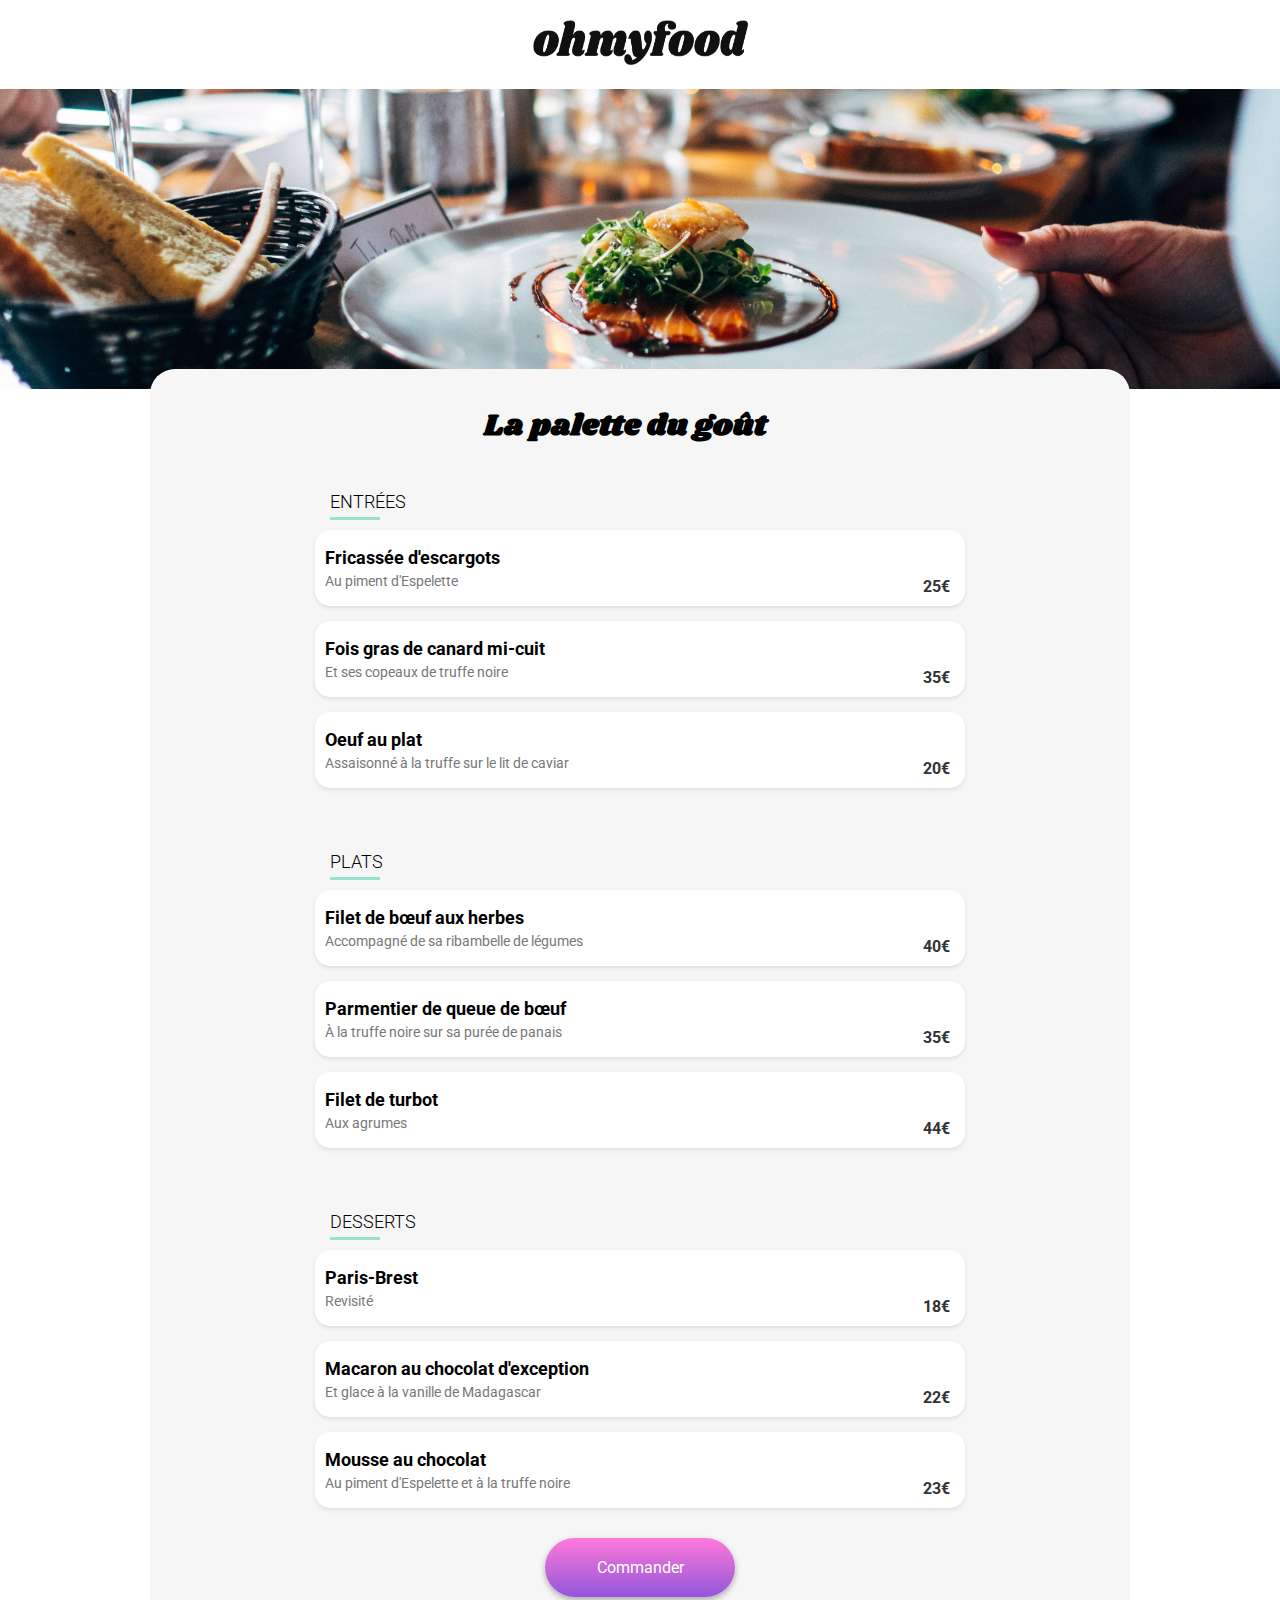
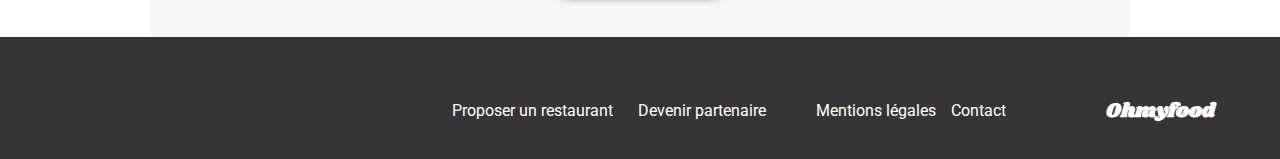
<file: restaurants/la_palette_du_gout.html>
<!DOCTYPE html>
<html lang="en">
<head>
    <meta charset="UTF-8">
    <meta name="viewport" content="width=device-width, initial-scale=1.0">
    <link rel="stylesheet" href="../assets/css/style.css">
    <link rel="preconnect" href="https://fonts.googleapis.com">
    <link rel="preconnect" href="https://fonts.gstatic.com" crossorigin="">
    <link rel="stylesheet" href="https://cdnjs.cloudflare.com/ajax/libs/font-awesome/6.2.1/css/all.min.css" 
    integrity="sha512-MV7K8+y+gLIBoVD59lQIYicR65iaqukzvf/nwasF0nqhPay5w/9lJmVM2hMDcnK1OnMGCdVK+iQrJ7lzPJQd1w==" 
    crossorigin="anonymous" referrerpolicy="no-referrer">
    <link rel="preconnect" href="https://fonts.googleapis.com">
    <link rel="preconnect" href="https://fonts.gstatic.com" crossorigin>
    <link href="https://fonts.googleapis.com/css2?family=Roboto:ital,wght@0,100;0,300;0,400;0,500;0,700;0,900;1,100;1,300;1,400;1,500;1,700;1,900&display=swap" rel="stylesheet">
    <link href="https://fonts.googleapis.com/css2?family=Roboto:ital,wght@0,100;0,300;0,400;0,500;0,700;0,900;1,100;1,300;1,400;1,500;1,700;1,900&family=Shrikhand&display=swap" rel="stylesheet">
    <title>La palette du goût</title>
</head>
<body>
    <header>
        <div id="logo">
            <a href="../index.html">
                <i class="fa-solid fa-arrow-left"></i>
                <img class="logo-header" src="../assets/images/logo/ohmyfood.png" alt="Logo de Oh My Food" width="215" height="45">
            </a>
        </div>
      </header>
      <main>
        <section class="page_restaurant">
            <div class="page_restaurant-img">
                <img src="../assets/images/restaurants/jay-wennington-N_Y88TWmGwA-unsplash.jpg" alt="photo du plat, du restaurant la palette du goût">
            </div>
            <div class="menu">
                <div class="menu_heading">
                    <h1>La palette du goût</h1>
                    <div class="card-like">
                        <i class="fa-solid fa-heart hide like"></i>
                        <i class="fa-regular fa-heart like"></i>
                      </div>
                </div>
                <div class="menu_container">
                    <div class="menu-list">
                        <h3 class="menu-list_heading">ENTRÉES</h3>
                        <div class="menu-cards">
                            <div class="menu-cards_info">
                                <div class="menu-cards_description">
                                    <h4>Fricassée d'escargots</h4>
                                    <p>Au piment d'Espelette</p>
                                </div>
                                <div class="price_container">
                                    <div class="menu-cards_price">
                                    <p class="price">25€</p>
                                </div>
                                <div class="checkmark">
                                    <i class="fa-solid fa-circle-check"></i>
                                </div>
                                </div>
                            </div>
                        </div>
                        <div class="menu-cards">
                            <div class="menu-cards_info">
                                <div class="menu-cards_description">
                                    <h4>Fois gras de canard mi-cuit</h4>
                                    <p>Et ses copeaux de truffe noire</p>
                                </div>
                                <div class="price_container">
                                    <div class="menu-cards_price">
                                    <p class="price">35€</p>
                                </div>
                                <div class="checkmark">
                                    <i class="fa-solid fa-circle-check"></i>
                                </div>
                                </div>
                            </div>
                        </div>
                        <div class="menu-cards">
                            <div class="menu-cards_info">
                                <div class="menu-cards_description">
                                    <h4>Oeuf au plat</h4>
                                    <p>Assaisonné à la truffe sur le lit de caviar</p>
                                </div>
                                <div class="price_container">
                                    <div class="menu-cards_price">
                                    <p class="price">20€</p>
                                </div>
                                <div class="checkmark">
                                    <i class="fa-solid fa-circle-check"></i>
                                </div>
                                </div>
                            </div>
                        </div>
                    </div>
                </div>
                    <div class="menu_container">
                        <div class="menu-list">
                        <h3 class="menu-list_heading">PLATS</h3>
                        <div class="menu-cards">
                            <div class="menu-cards_info">
                                <div class="menu-cards_description">
                                    <h4>Filet de bœuf aux herbes</h4>
                                    <p>Accompagné de sa ribambelle de légumes</p>
                                </div>
                                <div class="price_container">
                                    <div class="menu-cards_price">
                                    <p class="price">40€</p>
                                </div>
                                <div class="checkmark">
                                    <i class="fa-solid fa-circle-check"></i>
                                </div>
                                </div>
                            </div>
                        </div>
                        <div class="menu-cards">
                            <div class="menu-cards_info">
                                <div class="menu-cards_description">
                                    <h4>Parmentier de queue de bœuf</h4>
                                    <p>À la truffe noire sur sa purée de panais</p>
                                </div>
                                <div class="price_container">
                                    <div class="menu-cards_price">
                                    <p class="price">35€</p>
                                </div>
                                <div class="checkmark">
                                    <i class="fa-solid fa-circle-check"></i>
                                </div>
                                </div>
                            </div>
                        </div>
                        <div class="menu-cards">
                            <div class="menu-cards_info">
                                <div class="menu-cards_description">
                                    <h4>Filet de turbot</h4>
                                    <p>Aux agrumes</p>
                                </div>
                                <div class="price_container">
                                    <div class="menu-cards_price">
                                    <p class="price">44€</p>
                                </div>
                                <div class="checkmark">
                                    <i class="fa-solid fa-circle-check"></i>
                                </div>
                                </div>
                            </div>
                        </div>
                    </div>
                    </div>
                    <div class="menu_container">
                        <div class="menu-list">
                        <h3 class="menu-list_heading">DESSERTS</h3>
                        <div class="menu-cards">
                            <div class="menu-cards_info">
                                <div class="menu-cards_description">
                                    <h4>Paris-Brest</h4>
                                    <p>Revisité</p>
                                </div>
                                <div class="price_container">
                                    <div class="menu-cards_price">
                                    <p class="price">18€</p>
                                </div>
                                <div class="checkmark">
                                    <i class="fa-solid fa-circle-check"></i>
                                </div>
                                </div>
                            </div>
                        </div>
                        <div class="menu-cards">
                            <div class="menu-cards_info">
                                <div class="menu-cards_description">
                                    <h4>Macaron au chocolat d'exception</h4>
                                    <p>Et glace à la vanille de Madagascar</p>
                                </div>
                                <div class="price_container">
                                    <div class="menu-cards_price">
                                    <p class="price">22€</p>
                                </div>
                                <div class="checkmark">
                                    <i class="fa-solid fa-circle-check"></i>
                                </div>
                                </div>
                            </div>
                        </div>
                        <div class="menu-cards">
                            <div class="menu-cards_info">
                                <div class="menu-cards_description">
                                    <h4>Mousse au chocolat</h4>
                                    <p>Au piment d'Espelette et à la truffe noire</p>
                                </div>
                                <div class="price_container">
                                    <div class="menu-cards_price">
                                    <p class="price">23€</p>
                                </div>
                                <div class="checkmark">
                                    <i class="fa-solid fa-circle-check"></i>
                                </div>
                                </div>
                            </div>
                        </div>
                    </div>
                    </div>
                    

                <div class="orderbtn">
                    <a href="#" class="order">Commander</a>
                </div>
            </div> 
        </section>
    </main>
    <footer class="footer">
        <h1 class="footer_logo">Ohmyfood</h1>
    <div class="footer_bloc">
        <div class="footer-nav">
            <a href="#" class="footer_nav">
                <i class="fas fa-utensils footer_nav-icons"></i>
            <p>Proposer un restaurant</p>
            </a>
            <a href="#" class=" footer_nav">
                <i class="fas fa-hands-helping footer_nav-icons"></i>
            <p>Devenir partenaire</p>
        </a>
        </div>
        <a class="footer_nav-info" href="#"><p>Mentions légales</p></a>
        <a class="footer_nav-info" href="mailto:adresse@example.com"><p>Contact</p></a>
        <h1 class="footer_logo_res">Ohmyfood</h1>
    </div>
</footer> 
</body>
</html>
</file>
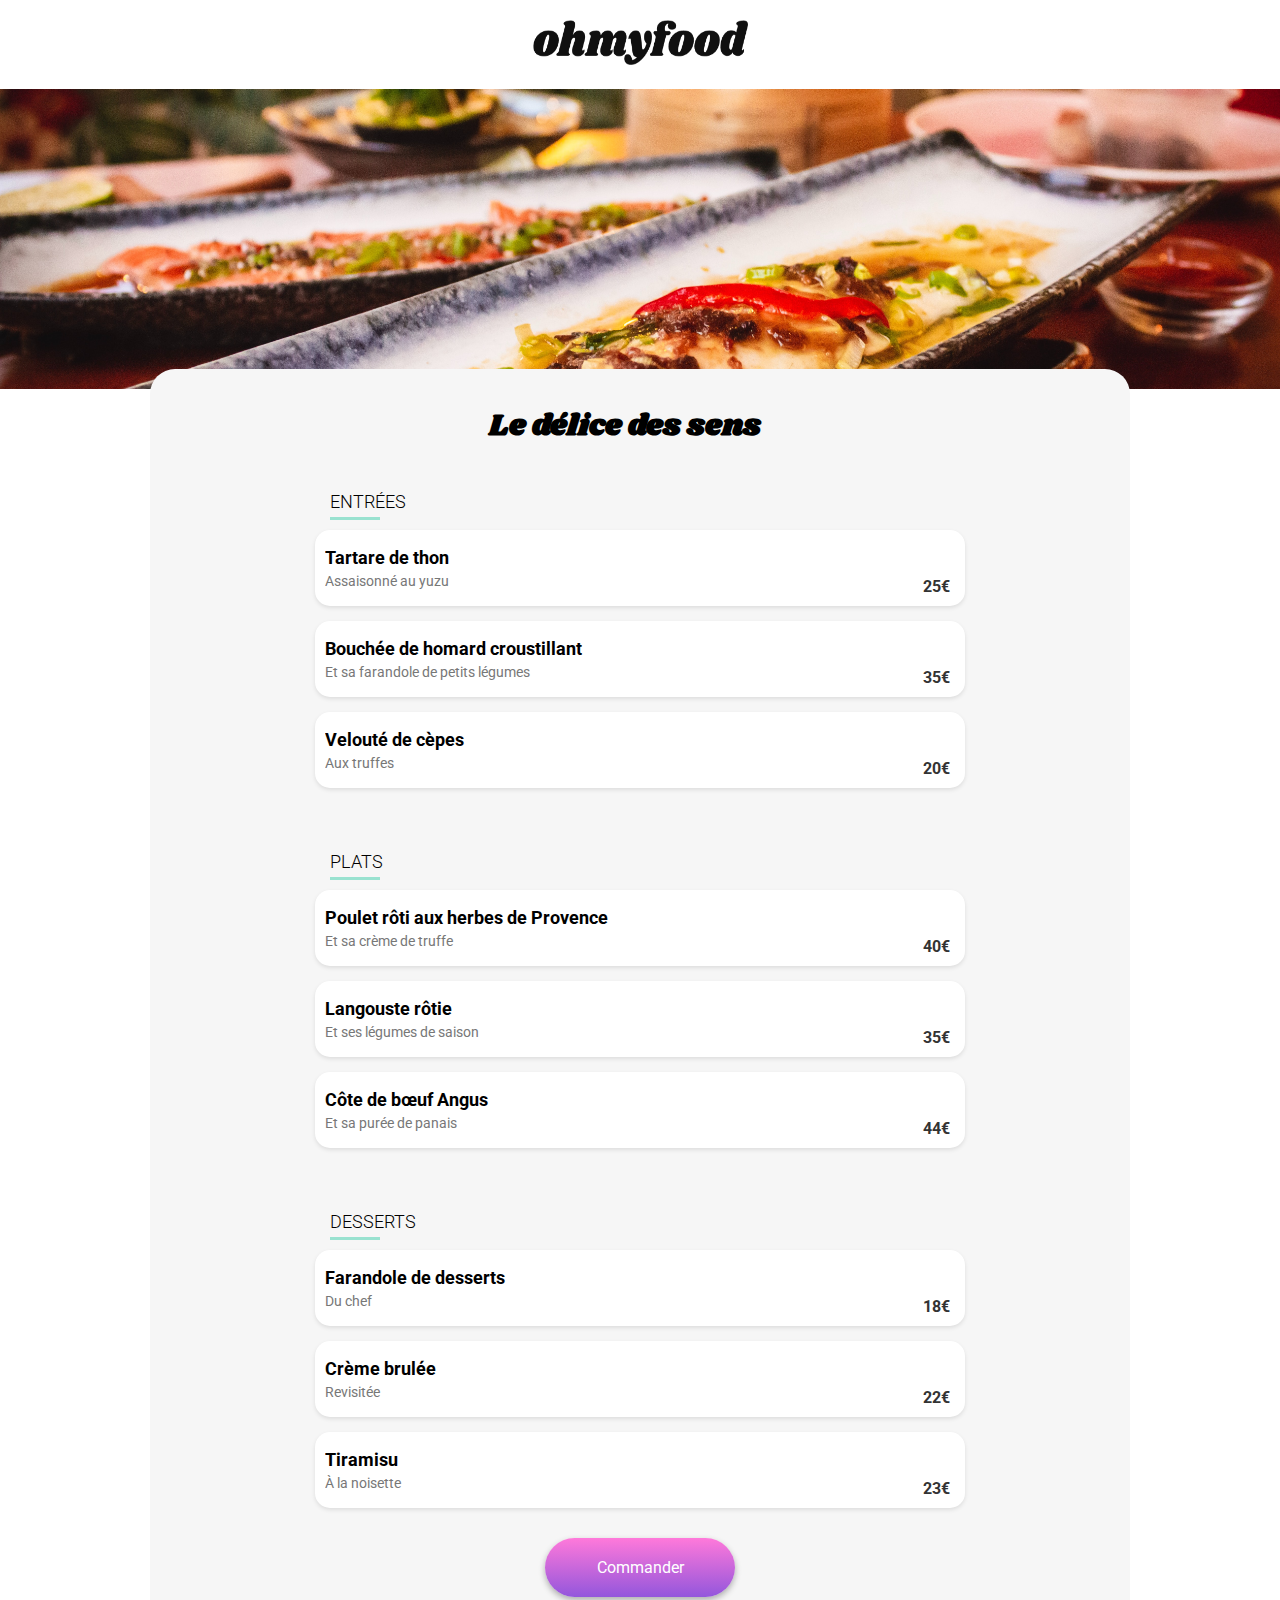
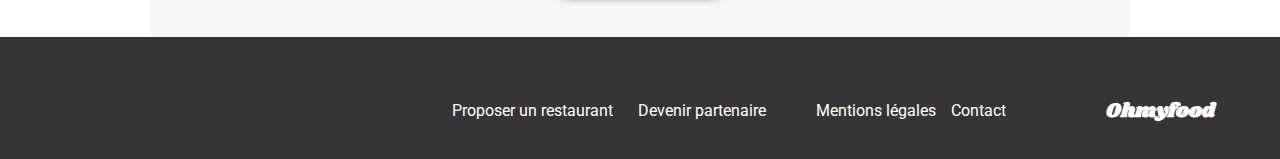
<file: restaurants/le_delice_des_sens.html>
<!DOCTYPE html>
<html lang="en">
<head>
    <meta charset="UTF-8">
    <meta name="viewport" content="width=device-width, initial-scale=1.0">
    <link rel="stylesheet" href="../assets/css/style.css">
    <link rel="preconnect" href="https://fonts.googleapis.com">
    <link rel="preconnect" href="https://fonts.gstatic.com" crossorigin="">
    <link rel="stylesheet" href="https://cdnjs.cloudflare.com/ajax/libs/font-awesome/6.2.1/css/all.min.css" 
    integrity="sha512-MV7K8+y+gLIBoVD59lQIYicR65iaqukzvf/nwasF0nqhPay5w/9lJmVM2hMDcnK1OnMGCdVK+iQrJ7lzPJQd1w==" 
    crossorigin="anonymous" referrerpolicy="no-referrer">
    <link rel="preconnect" href="https://fonts.googleapis.com">
    <link rel="preconnect" href="https://fonts.gstatic.com" crossorigin>
    <link href="https://fonts.googleapis.com/css2?family=Roboto:ital,wght@0,100;0,300;0,400;0,500;0,700;0,900;1,100;1,300;1,400;1,500;1,700;1,900&display=swap" rel="stylesheet">
    <link href="https://fonts.googleapis.com/css2?family=Roboto:ital,wght@0,100;0,300;0,400;0,500;0,700;0,900;1,100;1,300;1,400;1,500;1,700;1,900&family=Shrikhand&display=swap" rel="stylesheet">
    <title>Le délice des sens</title>
</head>
<body>
    <header>
        <div id="logo">
            <a href="../index.html">
                <i class="fa-solid fa-arrow-left"></i>
                <img class="logo-header" src="../assets/images/logo/ohmyfood.png" alt="Logo de Oh My Food" width="215" height="45">
            </a>
        </div>
      </header>
      <main>
        <section class="page_restaurant">
            <div class="page_restaurant-img">
                <img src="../assets/images/restaurants/louis-hansel-shotsoflouis-qNBGVyOCY8Q-unsplash.jpg" alt="photo du plat, du restaurant le délice des sens">
            </div>
            <div class="menu">
                <div class="menu_heading">
                    <h1>Le délice des sens</h1>
                    <div class="card-like">
                        <i class="fa-solid fa-heart hide like"></i>
                        <i class="fa-regular fa-heart like"></i>
                      </div>
                </div>
                <div class="menu_container">
                    <div class="menu-list">
                        <h3 class="menu-list_heading">ENTRÉES</h3>
                        <div class="menu-cards">
                            <div class="menu-cards_info">
                                <div class="menu-cards_description">
                                    <h4>Tartare de thon</h4>
                                    <p>Assaisonné au yuzu</p>
                                </div>
                                <div class="price_container">
                                    <div class="menu-cards_price">
                                    <p class="price">25€</p>
                                </div>
                                <div class="checkmark">
                                    <i class="fa-solid fa-circle-check"></i>
                                </div>
                                </div>
                            </div>
                        </div>
                        <div class="menu-cards">
                            <div class="menu-cards_info">
                                <div class="menu-cards_description">
                                    <h4>Bouchée de homard croustillant</h4>
                                    <p>Et sa farandole de petits légumes</p>
                                </div>
                                <div class="price_container">
                                    <div class="menu-cards_price">
                                    <p class="price">35€</p>
                                </div>
                                <div class="checkmark">
                                    <i class="fa-solid fa-circle-check"></i>
                                </div>
                                </div>
                            </div>
                        </div>
                        <div class="menu-cards">
                            <div class="menu-cards_info">
                                <div class="menu-cards_description">
                                    <h4>Velouté de cèpes </h4>
                                    <p>Aux truffes</p>
                                </div>
                                <div class="price_container">
                                    <div class="menu-cards_price">
                                    <p class="price">20€</p>
                                </div>
                                <div class="checkmark">
                                    <i class="fa-solid fa-circle-check"></i>
                                </div>
                                </div>
                            </div>
                        </div>
                    </div>
                </div>
                    <div class="menu_container">
                        <div class="menu-list">
                        <h3 class="menu-list_heading">PLATS</h3>
                        <div class="menu-cards">
                            <div class="menu-cards_info">
                                <div class="menu-cards_description">
                                    <h4>Poulet rôti aux herbes de Provence </h4>
                                    <p>Et sa crème de truffe</p>
                                </div>
                                <div class="price_container">
                                    <div class="menu-cards_price">
                                    <p class="price">40€</p>
                                </div>
                                <div class="checkmark">
                                    <i class="fa-solid fa-circle-check"></i>
                                </div>
                                </div>
                            </div>
                        </div>
                        <div class="menu-cards">
                            <div class="menu-cards_info">
                                <div class="menu-cards_description">
                                    <h4>Langouste rôtie</h4>
                                    <p>Et ses légumes de saison</p>
                                </div>
                                <div class="price_container">
                                    <div class="menu-cards_price">
                                    <p class="price">35€</p>
                                </div>
                                <div class="checkmark">
                                    <i class="fa-solid fa-circle-check"></i>
                                </div>
                                </div>
                            </div>
                        </div>
                        <div class="menu-cards">
                            <div class="menu-cards_info">
                                <div class="menu-cards_description">
                                    <h4>Côte de bœuf Angus</h4>
                                    <p>Et sa purée de panais</p>
                                </div>
                                <div class="price_container">
                                    <div class="menu-cards_price">
                                    <p class="price">44€</p>
                                </div>
                                <div class="checkmark">
                                    <i class="fa-solid fa-circle-check"></i>
                                </div>
                                </div>
                            </div>
                        </div>
                    </div>
                    </div>
                    <div class="menu_container">
                        <div class="menu-list">
                        <h3 class="menu-list_heading">DESSERTS</h3>
                        <div class="menu-cards">
                            <div class="menu-cards_info">
                                <div class="menu-cards_description">
                                    <h4>Farandole de desserts</h4>
                                    <p>Du chef</p>
                                </div>
                                <div class="price_container">
                                    <div class="menu-cards_price">
                                    <p class="price">18€</p>
                                </div>
                                <div class="checkmark">
                                    <i class="fa-solid fa-circle-check"></i>
                                </div>
                                </div>
                            </div>
                        </div>
                        <div class="menu-cards">
                            <div class="menu-cards_info">
                                <div class="menu-cards_description">
                                    <h4>Crème brulée</h4>
                                    <p>Revisitée</p>
                                </div>
                                <div class="price_container">
                                    <div class="menu-cards_price">
                                    <p class="price">22€</p>
                                </div>
                                <div class="checkmark">
                                    <i class="fa-solid fa-circle-check"></i>
                                </div>
                                </div>
                            </div>
                        </div>
                        <div class="menu-cards">
                            <div class="menu-cards_info">
                                <div class="menu-cards_description">
                                    <h4>Tiramisu</h4>
                                    <p>À la noisette</p>
                                </div>
                                <div class="price_container">
                                    <div class="menu-cards_price">
                                    <p class="price">23€</p>
                                </div>
                                <div class="checkmark">
                                    <i class="fa-solid fa-circle-check"></i>
                                </div>
                                </div>
                            </div>
                        </div>
                    </div>
                    </div>
                    
                <div class="orderbtn">
                    <a href="#" class="order">Commander</a>
                </div>
            </div> 
        </section>
    </main>
    <footer class="footer">
        <h1 class="footer_logo">Ohmyfood</h1>
    <div class="footer_bloc">
        <div class="footer-nav">
            <a href="#" class="footer_nav">
                <i class="fas fa-utensils footer_nav-icons"></i>
            <p>Proposer un restaurant</p>
            </a>
            <a href="#" class=" footer_nav">
                <i class="fas fa-hands-helping footer_nav-icons"></i>
            <p>Devenir partenaire</p>
        </a>
        </div>
        <a class="footer_nav-info" href="#"><p>Mentions légales</p></a>
        <a class="footer_nav-info" href="mailto:adresse@example.com"><p>Contact</p></a>
        <h1 class="footer_logo_res">Ohmyfood</h1>
    </div>
</footer> 
</body>
</html>
</file>
<file: assets/css/style.css>
body {
  font-family: roboto;
}

header #logo {
  display: flex;
  justify-content: center;
  align-items: center;
  padding: 20px;
}
header .location {
  background-color: #EAEAEA;
  padding: 5px;
  display: flex;
  justify-content: center;
  align-items: center;
  font-weight: 500;
  color: #353535;
  box-shadow: 0 3px 6px rgba(0, 0, 0, 0.3);
  margin-bottom: 15px;
}
header .location i {
  margin-right: 15px;
  color: #353535;
}

@media (min-width: 1024px) {
  header .location {
    box-shadow: none;
    background-color: #f6f6f6;
    margin-bottom: 10px;
  }
}
body {
  margin: 0;
}
body .presentation-main-container {
  text-align: center;
  display: flex;
  flex-direction: column;
  align-items: center;
  margin: auto;
  margin-top: -10px;
  padding-bottom: 55px;
  background-color: #f6f6f6;
}
body .presentation-main-container p {
  font-size: larger;
  font-weight: 300;
  color: #353535;
}
body .presentation-main-container .btn-primary {
  border-radius: 35px;
  background: linear-gradient(to top, #9356DC, #FF79DA);
  padding: 20px;
  color: white;
  text-decoration: none;
  box-shadow: 0 3px 6px rgba(0, 0, 0, 0.3);
}
body .presentation-main-container h1 {
  margin-bottom: -5px;
  margin-left: 75px;
  margin-right: 75px;
}
body .presentation-main-container .fonctionnement-main-container .title-section {
  margin-top: 35px;
}
body .presentation-main-container .fonctionnement-main-container {
  padding: 15px;
}
body .fonctionnement {
  display: flex;
  align-items: center;
  padding: 10px;
  border-radius: 20px;
  background-color: #f8f8f8;
  box-shadow: 0 2px 5px rgba(0, 0, 0, 0.1);
  margin-left: 15px;
  margin-right: 15px;
}
body .fonctionnement-list {
  display: flex;
  flex-direction: column;
  justify-content: space-between;
  margin-top: 35px;
  gap: 30px;
}
body .fonctionnement article {
  display: flex;
  align-items: center;
}
body .function {
  color: #7e7e7e;
}
body .btn-second-number {
  display: flex;
  align-items: center;
  justify-content: center;
  width: 24px;
  height: 24px;
  border-radius: 50%;
  background-color: #9356DC;
  color: white;
  font-weight: bold;
  position: relative;
  left: -20px;
}
body h3 {
  margin-left: 15px;
  font-size: 16px;
  font-weight: bold;
}
body .restaurant-main-container {
  background-color: #f8f8f8;
  margin-top: 80px;
  padding: 15px;
}
body .fonctionnement-main-container {
  padding: 15px;
}
body .restaurant-title {
  margin-top: 35px;
}
body .restaurant-list {
  display: flex;
  flex-wrap: wrap;
  margin-bottom: 25px;
  justify-content: center;
  padding-bottom: 55px;
}
body .restaurant-list a {
  text-decoration: none;
  width: 100%;
}
body .card {
  position: relative;
  width: 100%;
  border-radius: 20px;
  box-shadow: 0 2px 5px rgba(0, 0, 0, 0.1);
  background-color: white;
}
body .card img {
  width: 100%;
  height: 200px;
  border-top-left-radius: 20px;
  border-top-right-radius: 20px;
  object-fit: cover;
}
body .article-content {
  padding: 15px;
  display: flex;
  justify-content: space-between;
  align-items: center;
  position: relative;
}
body .card-title {
  margin: 0;
  font-size: 18px;
  font-weight: bold;
  color: black;
}
body .card-subtitle {
  margin: 5px 0 0 0;
  font-size: 14px;
  color: black;
}
body .card-rating {
  font-size: 18px;
  color: black;
}
body .card-rating i {
  position: absolute;
  top: 25px;
  right: 20px;
}
body .hide {
  opacity: 0;
  transition: opacity 0.5s ease;
  z-index: 1;
  background: linear-gradient(to top, #9356DC, #FF79DA);
  background-clip: text;
  -webkit-text-fill-color: transparent;
}

.hide:hover {
  opacity: 1;
}

.badge {
  position: absolute;
  top: 10px;
  right: 10px;
  background-color: #99E2D0;
  color: #008766;
  text-align: center;
  padding: 5px 10px;
  font-weight: bold;
}

@media (min-width: 600px) {
  body .presentation-main-container h1 {
    font-size: 40px;
  }
  body .presentation-main-container p {
    margin-top: 35px;
    margin-bottom: 35px;
  }
  body .fonctionnement-main-container {
    padding: 30px;
  }
  body .fonctionnement-list {
    flex-direction: row;
    justify-content: space-between;
    margin-top: 35px;
    gap: 30px;
  }
  body .fonctionnement {
    width: 33%;
  }
  body .background-restaurant {
    background-color: #f8f8f8;
  }
  body .restaurant-main-container {
    padding: 30px;
  }
  body .restaurant-cards {
    display: flex;
    flex-wrap: wrap;
    justify-content: space-between;
    gap: 15px;
    width: 100%;
  }
  body .restaurant-list {
    margin-bottom: -15px;
    width: calc(50% - 50px);
  }
}
@media (min-width: 1024px) {
  body .presentation-main-container h1 {
    font-size: 40px;
  }
  body .presentation-main-container p {
    margin-top: 35px;
    margin-bottom: 35px;
  }
  body .fonctionnement-main-container {
    padding: 30px;
    margin-left: 105px;
    margin-right: 105px;
  }
  body .fonctionnement-list {
    flex-direction: row;
    justify-content: space-between;
    margin-top: 35px;
    gap: 30px;
  }
  body .fonctionnement {
    width: 33%;
  }
  body .background-restaurant {
    background-color: #f8f8f8;
  }
  body .restaurant-main-container {
    padding: 30px;
    margin-left: 105px;
    margin-right: 105px;
  }
  body .restaurant-cards {
    display: flex;
    flex-wrap: wrap;
    justify-content: space-between;
    gap: 15px;
    width: 100%;
  }
  body .restaurant-list {
    margin-bottom: -15px;
    width: calc(50% - 50px);
  }
}
.loader {
  width: 12px;
  height: 12px;
  border-radius: 50%;
  display: block;
  margin: 15px auto;
  position: absolute;
  top: 50%;
  left: 50%;
  color: #9356DC;
  box-sizing: border-box;
  animation: animloader 1s linear infinite alternate;
}

.loader-container {
  position: fixed;
  animation-fill-mode: forwards !important;
  width: 100vw;
  height: 100vh;
  background-color: white;
  animation: hideLoader 2500ms 1 forwards;
  z-index: 1;
}

@keyframes animloader {
  0% {
    box-shadow: -38px -12px, -14px 0, 14px 0, 38px 0;
  }
  33% {
    box-shadow: -38px 0px, -14px -12px, 14px 0, 38px 0;
  }
  66% {
    box-shadow: -38px 0px, -14px 0, 14px -12px, 38px 0;
  }
  100% {
    box-shadow: -38px 0, -14px 0, 14px 0, 38px -12px;
    display: none;
  }
}
@keyframes hideLoader {
  100% {
    opacity: 0;
    pointer-events: none;
    display: none;
  }
}
.footer {
  background-color: #353535;
  color: white;
  padding: 20px;
}

.footer_logo {
  font-family: "shrikhand";
  font-size: 24px;
  margin-bottom: 20px;
}

.footer_logo_res {
  font-family: "shrikhand";
  font-size: 24px;
  display: none;
}

.footer_bloc {
  display: flex;
  flex-direction: column;
}

.footer_nav, .footer_nav-info {
  color: white;
  text-decoration: none;
  margin-bottom: 10px;
  display: flex;
  align-items: center;
}

.footer_nav-icons {
  margin-right: 10px;
  font-size: 15px;
}

.footer_nav p, .footer_nav-info p {
  margin: 0;
}

@media (min-width: 600px) {
  .footer_bloc {
    display: flex;
    flex-direction: row;
    justify-content: flex-end;
  }
  .footer_logo {
    display: none;
  }
  .footer_logo_res {
    display: block;
    font-size: 20px;
    margin-left: 100px;
    margin-right: 45px;
    padding-top: 25px;
  }
  .footer_nav, .footer_nav-info {
    margin-left: 15px;
    padding-top: 35px;
  }
  .footer-nav {
    display: flex;
    flex-direction: row;
    margin-right: 35px;
  }
}
@media (min-width: 1024px) {
  .footer_bloc {
    display: flex;
    flex-direction: row;
    justify-content: flex-end;
  }
  .footer_logo {
    display: none;
  }
  .footer_logo_res {
    display: block;
    font-size: 20px;
    margin-left: 100px;
    margin-right: 45px;
    padding-top: 25px;
  }
  .footer_nav, .footer_nav-info {
    margin-left: 15px;
    padding-top: 35px;
  }
  .footer-nav {
    display: flex;
    flex-direction: row;
    margin-right: 35px;
  }
}
.fa-arrow-left {
  position: absolute;
  left: 25px;
  top: 30px;
  color: black;
  font-size: larger;
}

.page_restaurant-img {
  position: relative;
  z-index: -1;
  width: 100%;
  height: 250px;
}
.page_restaurant-img img {
  width: 100%;
  height: 100%;
  object-fit: cover;
}

.menu {
  background-color: #F6F6F6;
  border-radius: 25px 25px 0 0;
  padding-bottom: 15px;
  margin-top: -20px;
}

.menu_heading {
  display: flex;
  justify-content: space-between;
  align-items: center;
  padding: 15px;
  position: relative;
  gap: 30px;
  margin-bottom: -25px;
}

.card-like {
  position: relative;
  top: 0;
  height: 20px;
}

.like {
  position: absolute;
  top: -5px;
  font-size: 25px;
  margin-left: -35px;
}

.menu_heading h1 {
  font-family: "shrikhand";
  font-size: 30px;
}

.menu_container {
  padding: 15px;
}

.menu-list_heading {
  font-size: 18px;
  font-weight: 300;
  margin-bottom: 10px;
  border-bottom: 3px solid #99E2D0;
  padding-bottom: 5px;
  width: 50px;
}

.menu-cards {
  background-color: #fff;
  border-radius: 15px;
  justify-content: space-between;
  align-items: center;
  margin-bottom: 15px;
  box-shadow: 0 2px 4px rgba(0, 0, 0, 0.1);
  position: relative;
  overflow: hidden;
  height: 76px;
}

.menu-cards_price {
  display: flex;
  align-items: end;
}

.menu-cards:hover .price_container {
  transform: translateX(-10px);
}

.price_container {
  display: flex;
  right: 0;
  transform: translateX(60px);
  gap: 20px;
  transition: transform 0.5s linear;
  height: 100%;
}

.checkmark {
  background-color: #99E2D0;
  display: flex;
  justify-content: center;
  align-items: center;
  height: 100%;
  width: 60px;
}
.checkmark .fa-circle-check {
  color: white;
}

.menu-cards_info {
  display: flex;
  justify-content: space-between;
  align-items: center;
  width: 100%;
  height: 100%;
  padding-left: 10px;
  white-space: nowrap;
  text-overflow: ellipsis;
  overflow: hidden;
}

.menu-cards_description {
  width: 70%;
  white-space: nowrap;
  text-overflow: ellipsis;
  overflow: hidden;
}

.menu-cards_description h4 {
  margin: 0;
  font-size: 18px;
  font-weight: bold;
  white-space: nowrap;
  text-overflow: ellipsis;
  overflow: hidden;
}

.menu-cards_description p {
  margin: 5px 0 0;
  font-size: 14px;
  color: #777;
  white-space: nowrap;
  text-overflow: ellipsis;
  overflow: hidden;
}

.menu-cards_price {
  text-align: right;
  margin-right: 5px;
}

.menu-cards_price p {
  margin: 0;
  font-size: 16px;
  font-weight: bold;
  color: #333;
  margin-bottom: 10px;
}

.orderbtn {
  border-radius: 35px;
  background: linear-gradient(to top, #9356DC, #FF79DA);
  padding: 20px;
  justify-content: center;
  text-align: center;
  margin-top: 25px;
  margin-bottom: 25px;
  margin-left: 70px;
  margin-right: 70px;
  box-shadow: 0 3px 6px rgba(0, 0, 0, 0.3);
}
.orderbtn .order {
  color: white;
  text-decoration: none;
  justify-content: center;
}

@media (min-width: 600px) {
  .page_restaurant-img {
    height: 300px;
  }
  .menu {
    margin-left: 50px;
    margin-right: 50px;
  }
  .menu-list {
    margin-left: 150px;
    margin-right: 150px;
  }
  .menu_heading {
    display: flex;
    justify-content: center;
  }
  .button__like {
    margin-left: 25px;
  }
  .like {
    margin-left: 15px;
  }
  .orderbtn {
    width: 150px;
    margin: auto;
    margin-bottom: 25px;
  }
}
@media (min-width: 1024px) {
  .page_restaurant-img {
    height: 300px;
  }
  .menu {
    margin-left: 150px;
    margin-right: 150px;
  }
  .menu-list {
    margin-left: 150px;
    margin-right: 150px;
  }
  .menu_heading {
    display: flex;
    justify-content: center;
  }
  .button__like {
    margin-left: 25px;
  }
  .like {
    margin-left: 15px;
  }
  .orderbtn {
    width: 150px;
    margin: auto;
    margin-bottom: 25px;
  }
}

/*# sourceMappingURL=style.css.map */
</file>
